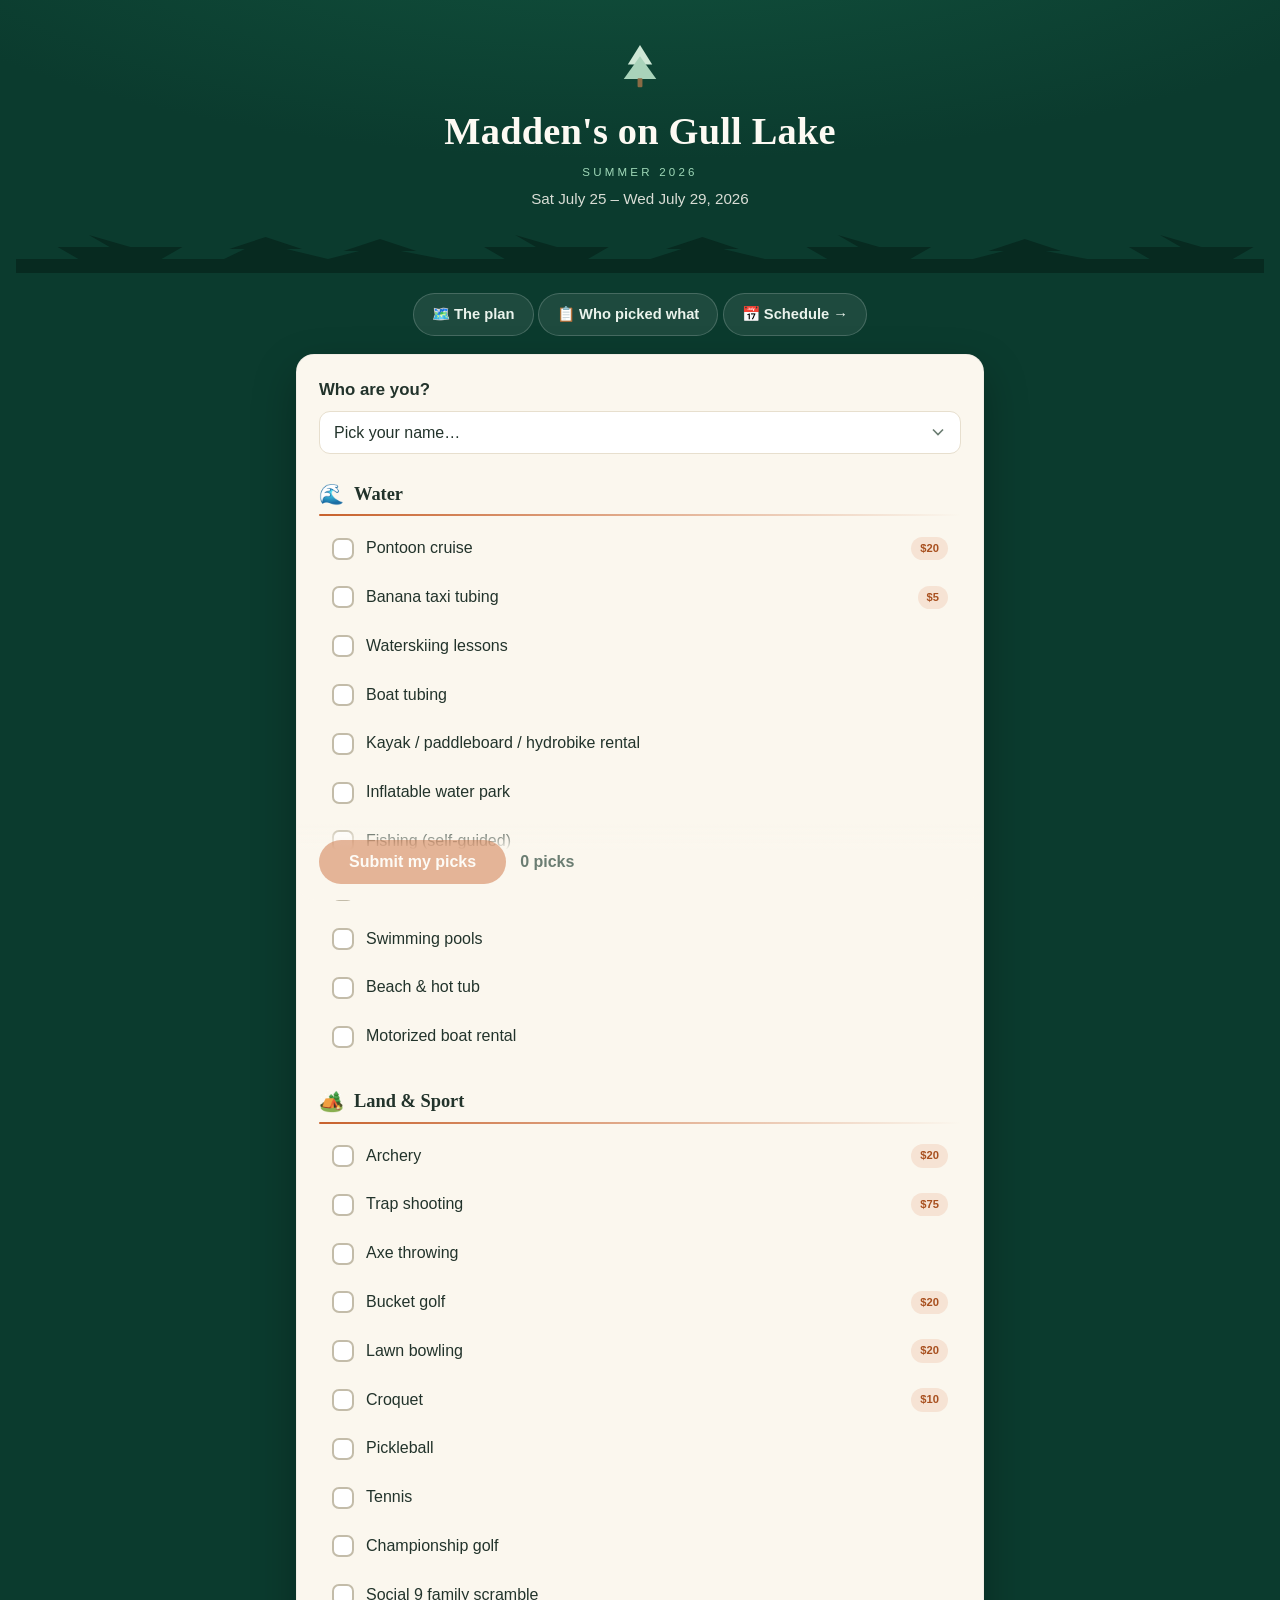
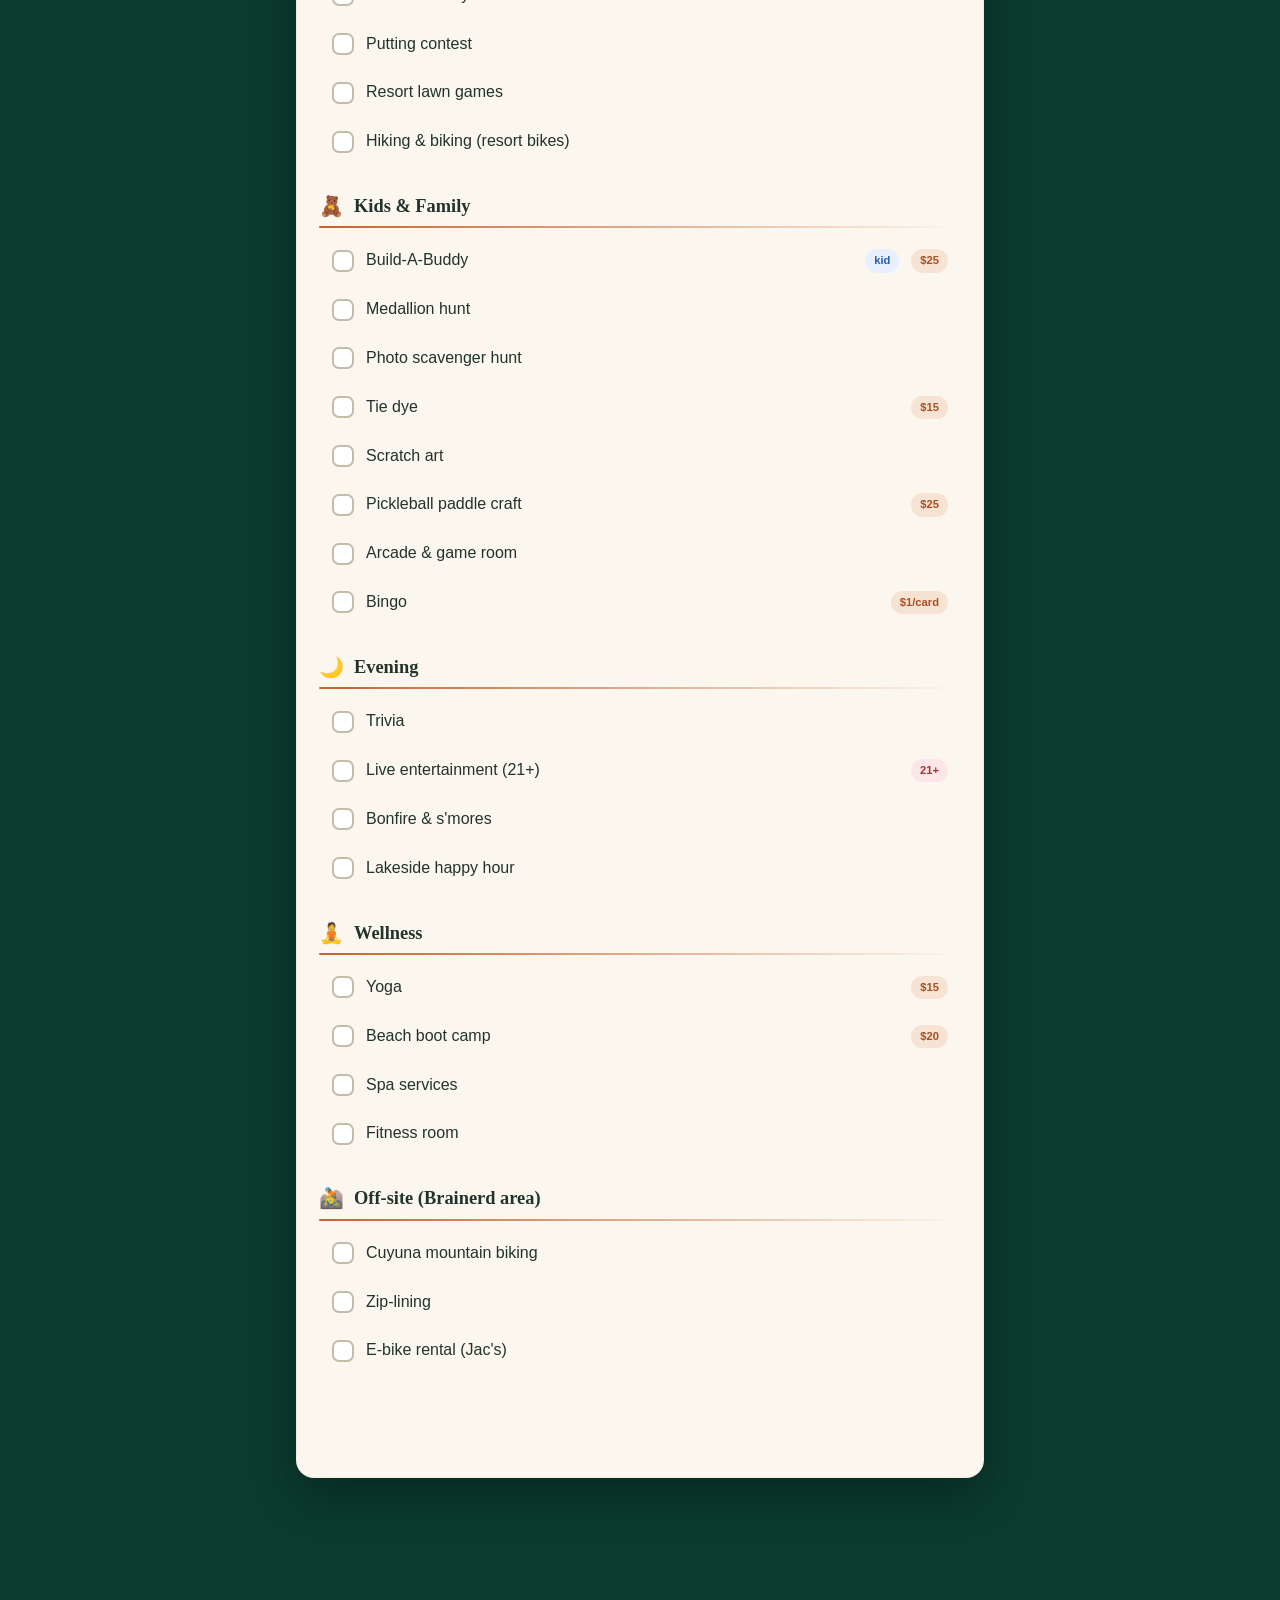
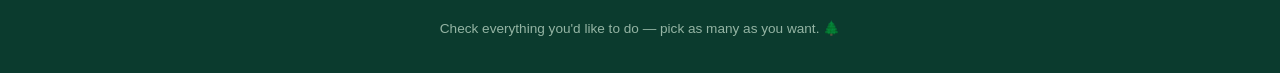
<file: index.html>
<!doctype html>
<html lang="en">
<head>
  <meta charset="utf-8" />
  <meta name="viewport" content="width=device-width, initial-scale=1" />
  <title>Madden's 2026 — What do you want to do?</title>
  <link rel="stylesheet" href="styles.css" />
</head>
<body>
  <header>
    <svg class="emblem" viewBox="0 0 64 64" width="52" height="52" aria-hidden="true">
      <polygon points="32,6 47,30 17,30" fill="#cfe8d6" />
      <polygon points="32,20 52,48 12,48" fill="#a9d3ba" />
      <rect x="29" y="47" width="6" height="11" rx="1" fill="#8a6a44" />
    </svg>
    <h1>Madden's on Gull Lake</h1>
    <p class="year">Summer 2026</p>
    <p id="subtitle">Sat July 25 – Wed July 29, 2026</p>
    <svg class="treeline" viewBox="0 0 1200 44" preserveAspectRatio="none" aria-hidden="true">
      <path fill="#072a20" d="M0 44 L0 30
        L60 30 40 18 90 18 70 6 110 18 160 18 140 30 200 30
        220 20 205 20 240 8 275 20 260 20 300 30
        330 22 315 22 350 10 385 22 370 22 410 30
        470 30 450 18 500 18 480 6 520 18 570 18 550 30 610 30
        640 20 625 20 660 8 695 20 680 20 720 30
        780 30 760 18 810 18 790 6 830 18 880 18 860 30 920 30
        950 22 935 22 970 10 1005 22 990 22 1030 30
        1090 30 1070 18 1120 18 1100 6 1140 18 1190 18 1170 30 1200 30
        L1200 44 Z" />
    </svg>
  </header>
  <main>
    <nav class="pagenav">
      <a href="plan.html">🗺️ The plan</a>
      <a href="picks.html">📋 Who picked what</a>
      <a href="schedule.html">📅 Schedule →</a>
    </nav>
    <div class="card">
      <div class="field">
        <label for="name-select">Who are you?</label>
        <select id="name-select" required>
          <option value="" disabled selected>Pick your name…</option>
        </select>
      </div>
      <div id="categories"></div>
      <div class="actions">
        <button id="submit-btn" type="button" disabled>Submit my picks</button>
        <span id="count">0 picks</span>
        <span id="status"></span>
      </div>
    </div>
  </main>
  <footer>Check everything you'd like to do — pick as many as you want. 🌲</footer>
  <script src="config.js"></script>
  <script src="form.js"></script>
</body>
</html>
</file>
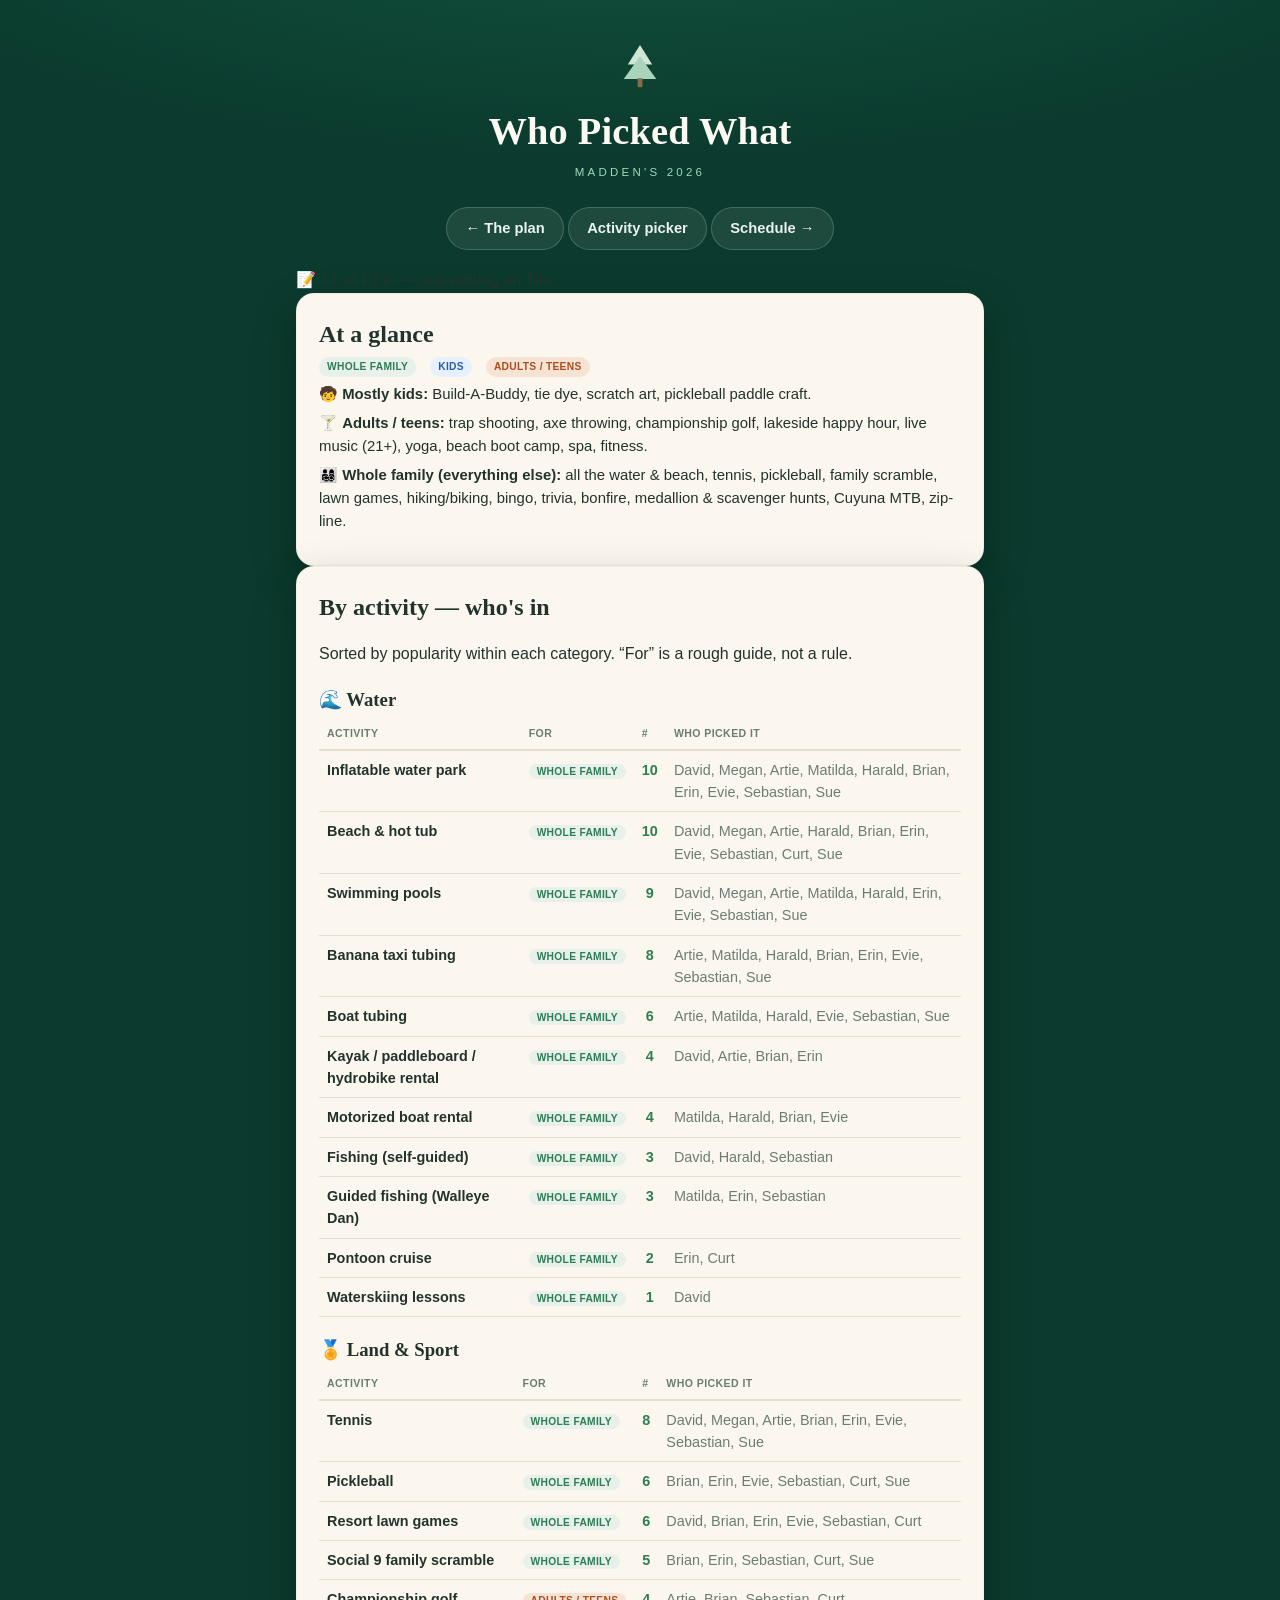
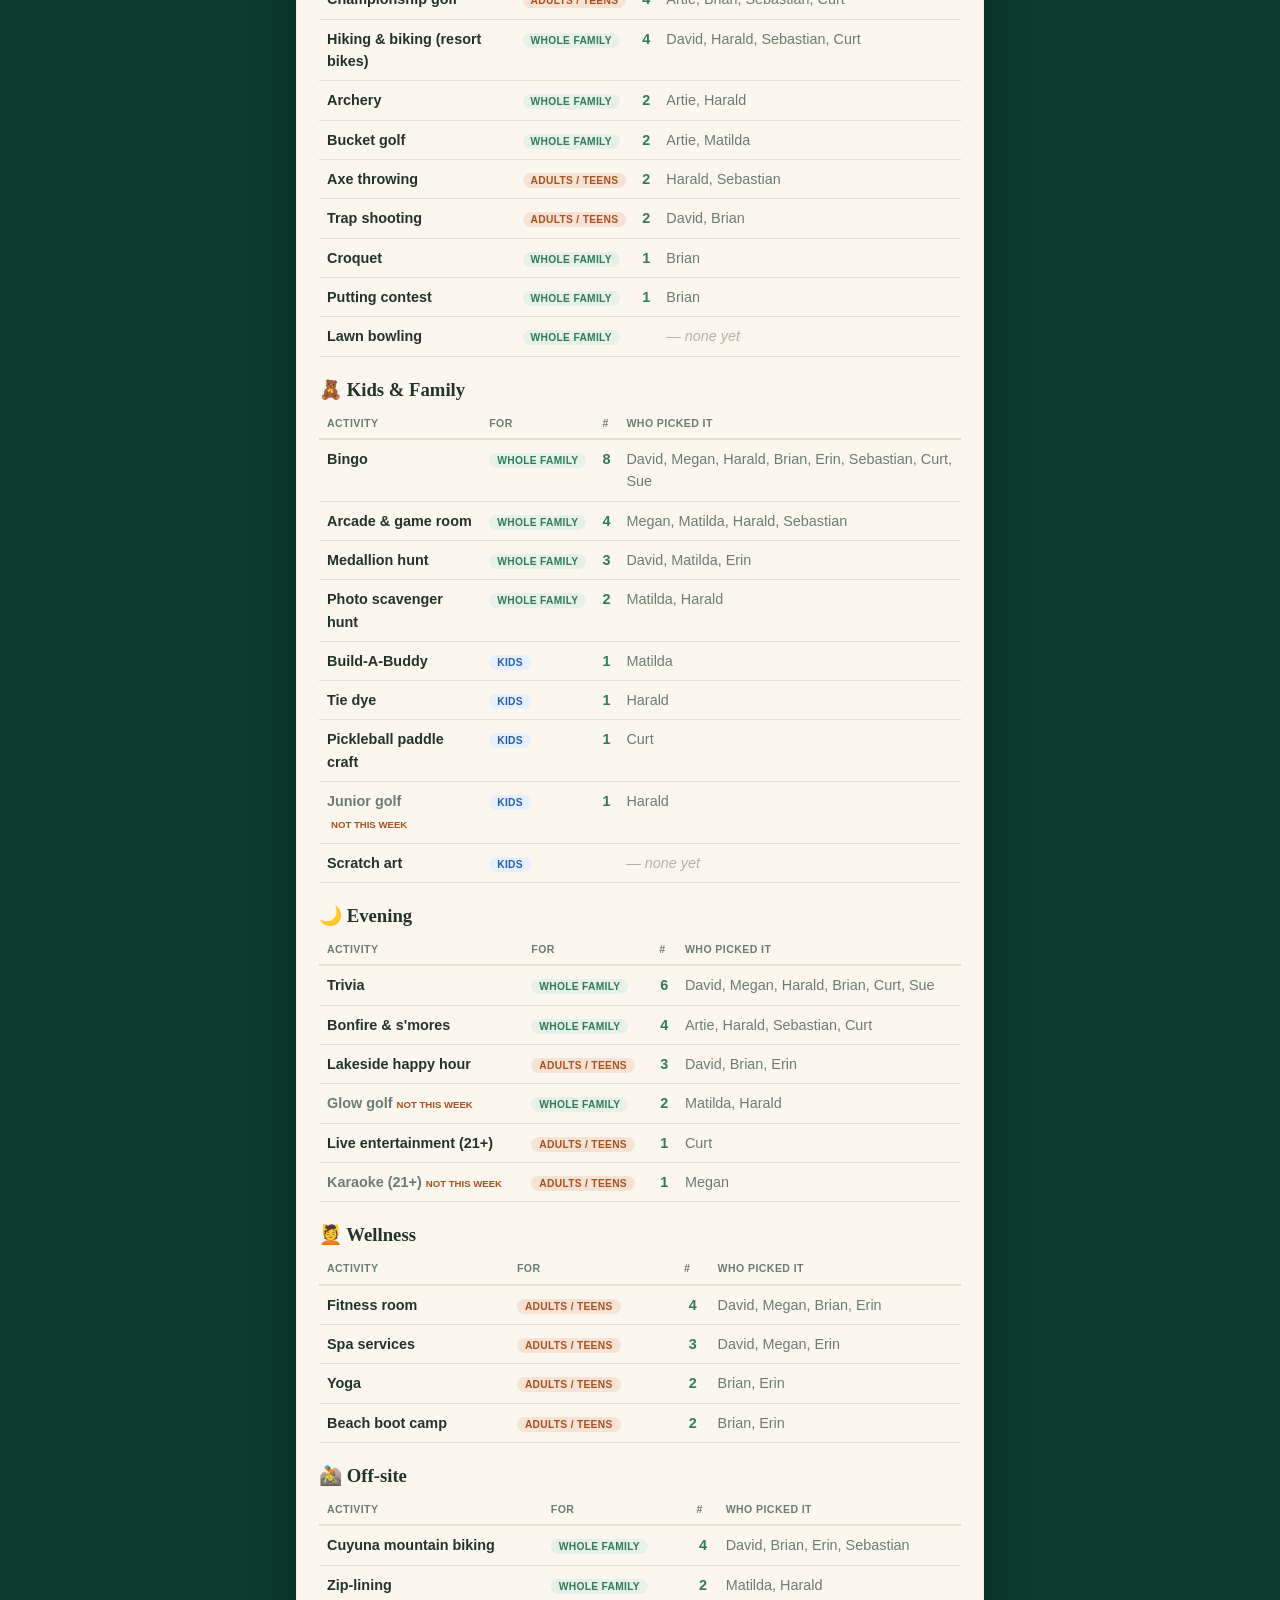
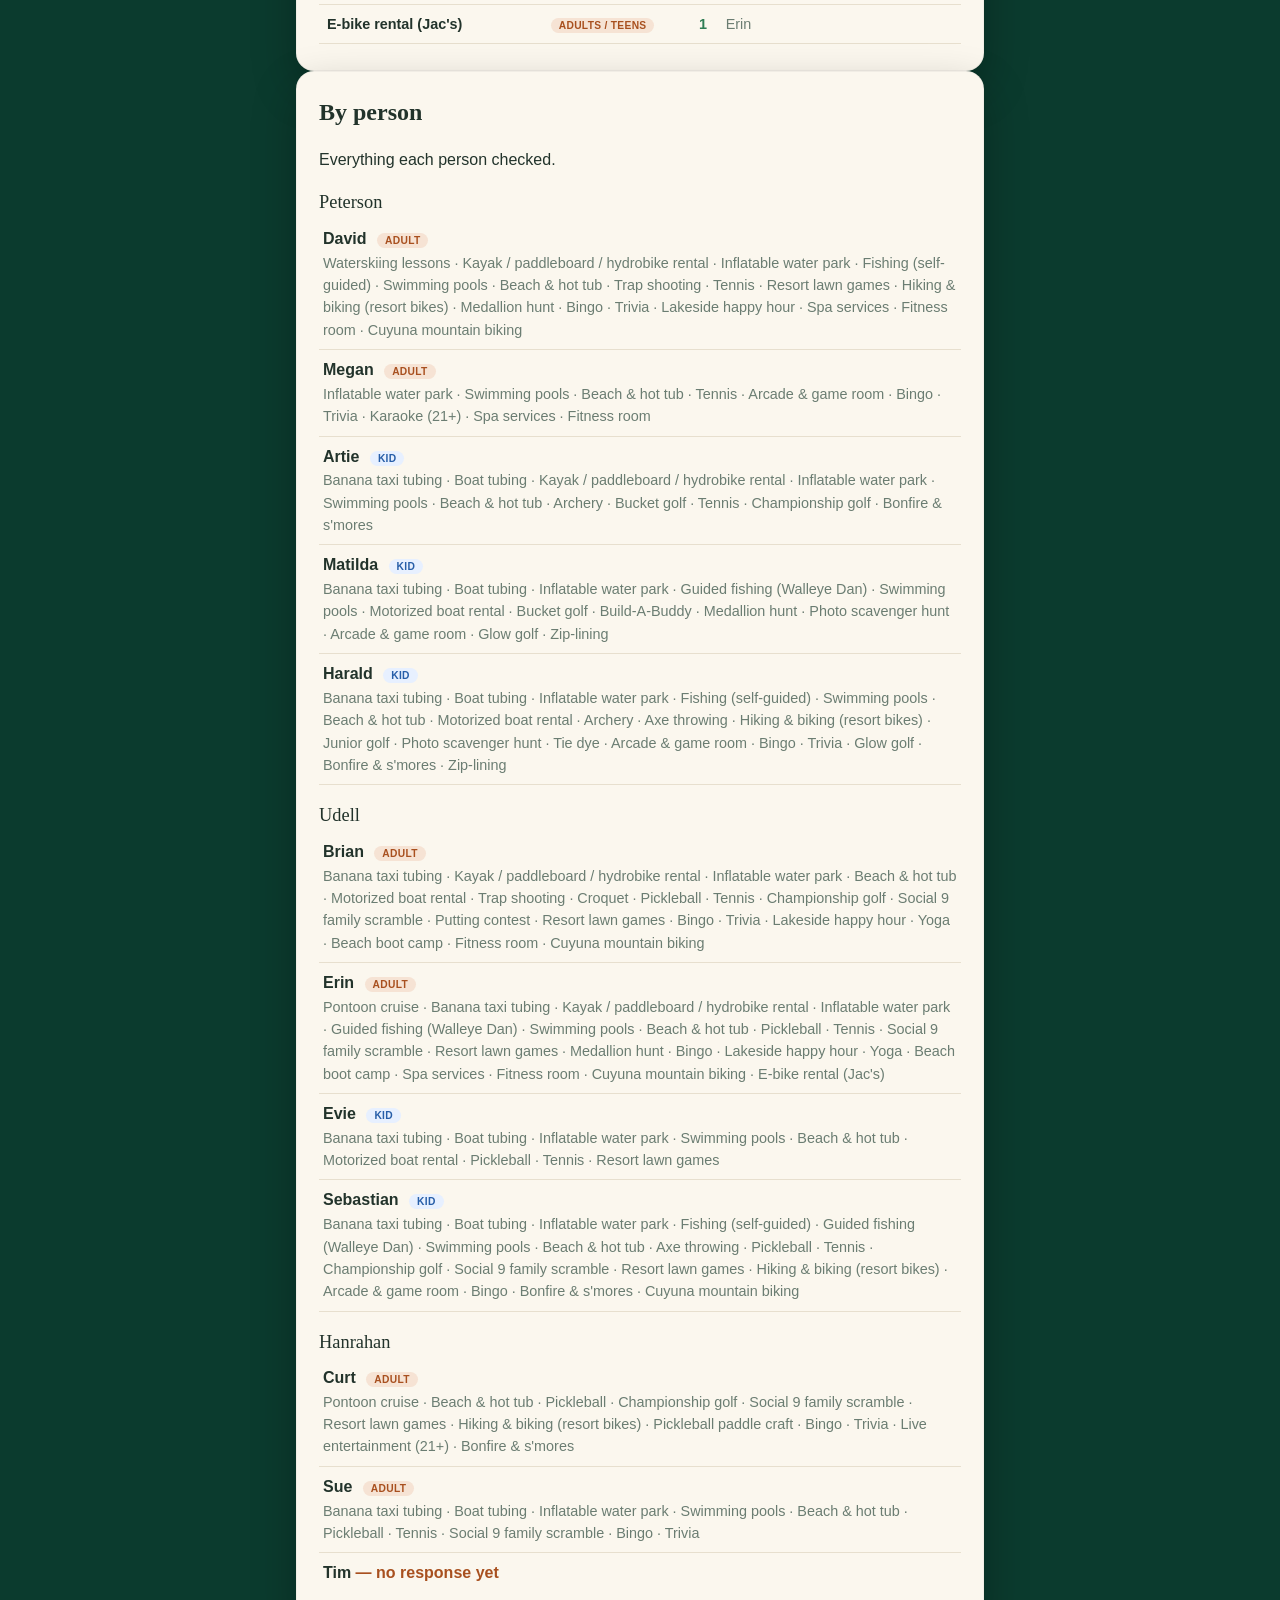
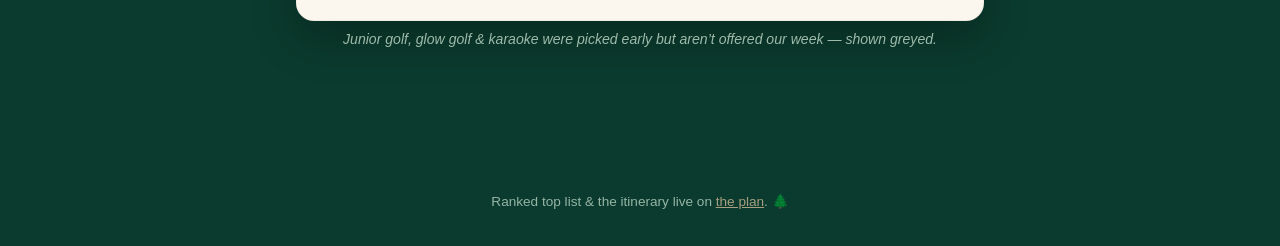
<file: picks.html>
<!doctype html>
<html lang="en">
<head>
  <meta charset="utf-8" />
  <meta name="viewport" content="width=device-width, initial-scale=1" />
  <title>Madden's 2026 — Who Picked What</title>
  <link rel="stylesheet" href="styles.css" />
  <style>
    .chip { font-size: .64rem; font-weight: 800; padding: 2px 8px; border-radius: 999px; white-space: nowrap; text-transform: uppercase; letter-spacing: .03em; }
    .chip.fam { background: #e7f0e9; color: #2f7d54; }
    .chip.kid { background: #e7f0ff; color: #275ea8; }
    .chip.adult { background: #f6e3d4; color: #a8501f; }
    .legend { display: flex; gap: 14px; flex-wrap: wrap; margin: 4px 0 2px; font-size: .9rem; align-items: center; }
    .glance div { margin: 6px 0; font-size: .93rem; }
    .glance b { color: var(--ink); }
    .tablewrap { overflow-x: auto; }
    table.picks { width: 100%; border-collapse: collapse; font-size: .9rem; }
    table.picks th { text-align: left; font-size: .66rem; text-transform: uppercase; letter-spacing: .04em; color: var(--muted); border-bottom: 2px solid var(--line); padding: 7px 8px; }
    table.picks td { padding: 8px; border-bottom: 1px solid var(--line); vertical-align: top; }
    td.act { font-weight: 600; }
    td.cnt { text-align: center; font-weight: 800; color: var(--green-600); font-variant-numeric: tabular-nums; }
    td.who { color: var(--muted); }
    tr.off td.act { color: var(--muted); }
    .offtag { display: inline-block; font-size: .6rem; color: #a8501f; font-weight: 800; text-transform: uppercase; margin-left: 4px; }
    .zero { color: #b9b0a0; font-style: italic; }
    .famhead { font-family: Georgia, serif; font-size: 1.15rem; margin: 16px 0 2px; }
    .person { padding: 8px 4px; border-bottom: 1px solid var(--line); }
    .person:last-child { border-bottom: 0; }
    .pname { font-weight: 700; }
    .ppicks { color: var(--muted); font-size: .9rem; }
    .miss { color: #a8501f; font-weight: 600; }
    h2.sec { font-family: Georgia, serif; margin: 0 0 4px; }
  </style>
</head>
<body>
  <header>
    <svg class="emblem" viewBox="0 0 64 64" width="52" height="52" aria-hidden="true">
      <polygon points="32,6 47,30 17,30" fill="#cfe8d6" />
      <polygon points="32,20 52,48 12,48" fill="#a9d3ba" />
      <rect x="29" y="47" width="6" height="11" rx="1" fill="#8a6a44" />
    </svg>
    <h1>Who Picked What</h1>
    <p class="year">Madden's 2026</p>
  </header>
  <main>
    <nav class="pagenav">
      <a href="plan.html">← The plan</a>
      <a href="index.html">Activity picker</a>
      <a href="schedule.html">Schedule →</a>
    </nav>

    <div class="pending">📝 11 of 12 in — just waiting on Tim.</div>

    <div class="card">
      <h2 class="sec">At a glance</h2>
      <div class="legend">
        <span class="chip fam">Whole family</span>
        <span class="chip kid">Kids</span>
        <span class="chip adult">Adults / teens</span>
      </div>
      <div class="glance">
        <div>🧒 <b>Mostly kids:</b> Build-A-Buddy, tie dye, scratch art, pickleball paddle craft.</div>
        <div>🍸 <b>Adults / teens:</b> trap shooting, axe throwing, championship golf, lakeside happy hour, live music (21+), yoga, beach boot camp, spa, fitness.</div>
        <div>👨‍👩‍👧‍👦 <b>Whole family (everything else):</b> all the water &amp; beach, tennis, pickleball, family scramble, lawn games, hiking/biking, bingo, trivia, bonfire, medallion &amp; scavenger hunts, Cuyuna MTB, zip-line.</div>
      </div>
    </div>

    <div class="card">
      <h2 class="sec">By activity — who's in</h2>
      <p class="cap">Sorted by popularity within each category. “For” is a rough guide, not a rule.</p>
      <div id="byact"></div>
    </div>

    <div class="card">
      <h2 class="sec">By person</h2>
      <p class="cap">Everything each person checked.</p>
      <div id="byperson"></div>
    </div>

    <p class="day-note" style="text-align:center;color:#cfe8d6;opacity:.75;">
      Junior golf, glow golf &amp; karaoke were picked early but aren’t offered our week — shown greyed.
    </p>
  </main>
  <footer>Ranked top list &amp; the itinerary live on <a href="plan.html">the plan</a>. 🌲</footer>

  <script>
    // ---- raw responses (single source; tallies derive from these) ----
    const R = [
      { name: 'David', fam: 'Peterson', kid: false, water: ['Waterskiing lessons','Kayak / paddleboard / hydrobike rental','Inflatable water park','Fishing (self-guided)','Swimming pools','Beach & hot tub'], land: ['Trap shooting','Tennis','Resort lawn games','Hiking & biking (resort bikes)'], kids: ['Medallion hunt','Bingo'], evening: ['Trivia','Lakeside happy hour'], wellness: ['Spa services','Fitness room'], offsite: ['Cuyuna mountain biking'] },
      { name: 'Megan', fam: 'Peterson', kid: false, water: ['Inflatable water park','Swimming pools','Beach & hot tub'], land: ['Tennis'], kids: ['Arcade & game room','Bingo'], evening: ['Trivia','Karaoke (21+)'], wellness: ['Spa services','Fitness room'], offsite: [] },
      { name: 'Artie', fam: 'Peterson', kid: true, water: ['Banana taxi tubing','Boat tubing','Kayak / paddleboard / hydrobike rental','Inflatable water park','Swimming pools','Beach & hot tub'], land: ['Archery','Bucket golf','Tennis','Championship golf'], kids: [], evening: ["Bonfire & s'mores"], wellness: [], offsite: [] },
      { name: 'Matilda', fam: 'Peterson', kid: true, water: ['Banana taxi tubing','Boat tubing','Inflatable water park','Guided fishing (Walleye Dan)','Swimming pools','Motorized boat rental'], land: ['Bucket golf'], kids: ['Build-A-Buddy','Medallion hunt','Photo scavenger hunt','Arcade & game room'], evening: ['Glow golf'], wellness: [], offsite: ['Zip-lining'] },
      { name: 'Harald', fam: 'Peterson', kid: true, water: ['Banana taxi tubing','Boat tubing','Inflatable water park','Fishing (self-guided)','Swimming pools','Beach & hot tub','Motorized boat rental'], land: ['Archery','Axe throwing','Hiking & biking (resort bikes)'], kids: ['Junior golf','Photo scavenger hunt','Tie dye','Arcade & game room','Bingo'], evening: ['Trivia','Glow golf',"Bonfire & s'mores"], wellness: [], offsite: ['Zip-lining'] },
      { name: 'Brian', fam: 'Udell', kid: false, water: ['Banana taxi tubing','Kayak / paddleboard / hydrobike rental','Inflatable water park','Beach & hot tub','Motorized boat rental'], land: ['Trap shooting','Croquet','Pickleball','Tennis','Championship golf','Social 9 family scramble','Putting contest','Resort lawn games'], kids: ['Bingo'], evening: ['Trivia','Lakeside happy hour'], wellness: ['Yoga','Beach boot camp','Fitness room'], offsite: ['Cuyuna mountain biking'] },
      { name: 'Erin', fam: 'Udell', kid: false, water: ['Pontoon cruise','Banana taxi tubing','Kayak / paddleboard / hydrobike rental','Inflatable water park','Guided fishing (Walleye Dan)','Swimming pools','Beach & hot tub'], land: ['Pickleball','Tennis','Social 9 family scramble','Resort lawn games'], kids: ['Medallion hunt','Bingo'], evening: ['Lakeside happy hour'], wellness: ['Yoga','Beach boot camp','Spa services','Fitness room'], offsite: ['Cuyuna mountain biking',"E-bike rental (Jac's)"] },
      { name: 'Evie', fam: 'Udell', kid: true, water: ['Banana taxi tubing','Boat tubing','Inflatable water park','Swimming pools','Beach & hot tub','Motorized boat rental'], land: ['Pickleball','Tennis','Resort lawn games'], kids: [], evening: [], wellness: [], offsite: [] },
      { name: 'Sebastian', fam: 'Udell', kid: true, water: ['Banana taxi tubing','Boat tubing','Inflatable water park','Fishing (self-guided)','Guided fishing (Walleye Dan)','Swimming pools','Beach & hot tub'], land: ['Axe throwing','Pickleball','Tennis','Championship golf','Social 9 family scramble','Resort lawn games','Hiking & biking (resort bikes)'], kids: ['Arcade & game room','Bingo'], evening: ["Bonfire & s'mores"], wellness: [], offsite: ['Cuyuna mountain biking'] },
      { name: 'Curt', fam: 'Hanrahan', kid: false, water: ['Pontoon cruise','Beach & hot tub'], land: ['Pickleball','Championship golf','Social 9 family scramble','Resort lawn games','Hiking & biking (resort bikes)'], kids: ['Pickleball paddle craft','Bingo'], evening: ['Trivia','Live entertainment (21+)',"Bonfire & s'mores"], wellness: [], offsite: [] },
      { name: 'Sue', fam: 'Hanrahan', kid: false, water: ['Banana taxi tubing','Boat tubing','Inflatable water park','Swimming pools','Beach & hot tub'], land: ['Pickleball','Tennis','Social 9 family scramble'], kids: ['Bingo'], evening: ['Trivia'], wellness: [], offsite: [] },
    ];

    // ---- master activity list with audience + display order ----
    const CATS = [
      { id: 'water', label: '🌊 Water', items: [
        ['Pontoon cruise','fam'],['Banana taxi tubing','fam'],['Boat tubing','fam'],['Waterskiing lessons','fam'],
        ['Kayak / paddleboard / hydrobike rental','fam'],['Inflatable water park','fam'],['Fishing (self-guided)','fam'],
        ['Guided fishing (Walleye Dan)','fam'],['Swimming pools','fam'],['Beach & hot tub','fam'],['Motorized boat rental','fam'] ] },
      { id: 'land', label: '🏅 Land & Sport', items: [
        ['Tennis','fam'],['Pickleball','fam'],['Social 9 family scramble','fam'],['Resort lawn games','fam'],
        ['Championship golf','adult'],['Hiking & biking (resort bikes)','fam'],['Archery','fam'],['Bucket golf','fam'],
        ['Axe throwing','adult'],['Trap shooting','adult'],['Croquet','fam'],['Putting contest','fam'],['Lawn bowling','fam'] ] },
      { id: 'kids', label: '🧸 Kids & Family', items: [
        ['Bingo','fam'],['Arcade & game room','fam'],['Medallion hunt','fam'],['Photo scavenger hunt','fam'],
        ['Build-A-Buddy','kid'],['Tie dye','kid'],['Pickleball paddle craft','kid'],['Scratch art','kid'],['Junior golf','kid',true] ] },
      { id: 'evening', label: '🌙 Evening', items: [
        ['Trivia','fam'],["Bonfire & s'mores",'fam'],['Lakeside happy hour','adult'],['Live entertainment (21+)','adult'],
        ['Karaoke (21+)','adult',true],['Glow golf','fam',true] ] },
      { id: 'wellness', label: '💆 Wellness', items: [
        ['Fitness room','adult'],['Spa services','adult'],['Yoga','adult'],['Beach boot camp','adult'] ] },
      { id: 'offsite', label: '🚵 Off-site', items: [
        ['Cuyuna mountain biking','fam'],['Zip-lining','fam'],["E-bike rental (Jac's)",'adult'] ] },
    ];
    const AUD = { fam: 'Whole family', kid: 'Kids', adult: 'Adults / teens' };

    document.getElementById('byact').innerHTML = CATS.map(cat => {
      const rows = cat.items.map(([name, aud, off]) => {
        const who = R.filter(r => r[cat.id].includes(name)).map(r => r.name);
        return { name, aud, off: !!off, n: who.length, who };
      }).sort((a, b) => b.n - a.n || cat.items.findIndex(i => i[0] === a.name) - cat.items.findIndex(i => i[0] === b.name));
      const body = rows.map(x => `
        <tr class="${x.off ? 'off' : ''}">
          <td class="act">${x.name}${x.off ? '<span class="offtag">not this week</span>' : ''}</td>
          <td><span class="chip ${x.aud}">${AUD[x.aud]}</span></td>
          <td class="cnt">${x.n || ''}</td>
          <td class="who">${x.who.length ? x.who.join(', ') : '<span class="zero">— none yet</span>'}</td>
        </tr>`).join('');
      return `<h3 style="font-family:Georgia,serif;margin:18px 0 4px;">${cat.label}</h3>
        <div class="tablewrap"><table class="picks">
          <thead><tr><th>Activity</th><th>For</th><th>#</th><th>Who picked it</th></tr></thead>
          <tbody>${body}</tbody></table></div>`;
    }).join('');

    const FAMS = ['Peterson', 'Udell', 'Hanrahan'];
    document.getElementById('byperson').innerHTML = FAMS.map(f => {
      const people = R.filter(r => r.fam === f).map(p => {
        const picks = [...p.water, ...p.land, ...p.kids, ...p.evening, ...p.wellness, ...p.offsite];
        return `<div class="person"><span class="pname">${p.name}</span>
          <span class="chip ${p.kid ? 'kid' : 'adult'}" style="margin-left:6px;">${p.kid ? 'kid' : 'adult'}</span>
          <div class="ppicks">${picks.join(' · ')}</div></div>`;
      }).join('');
      const missing = f === 'Hanrahan' ? '<div class="person"><span class="pname">Tim</span> <span class="miss">— no response yet</span></div>' : '';
      return `<div class="famhead">${f}</div>${people}${missing}`;
    }).join('');
  </script>
</body>
</html>
</file>
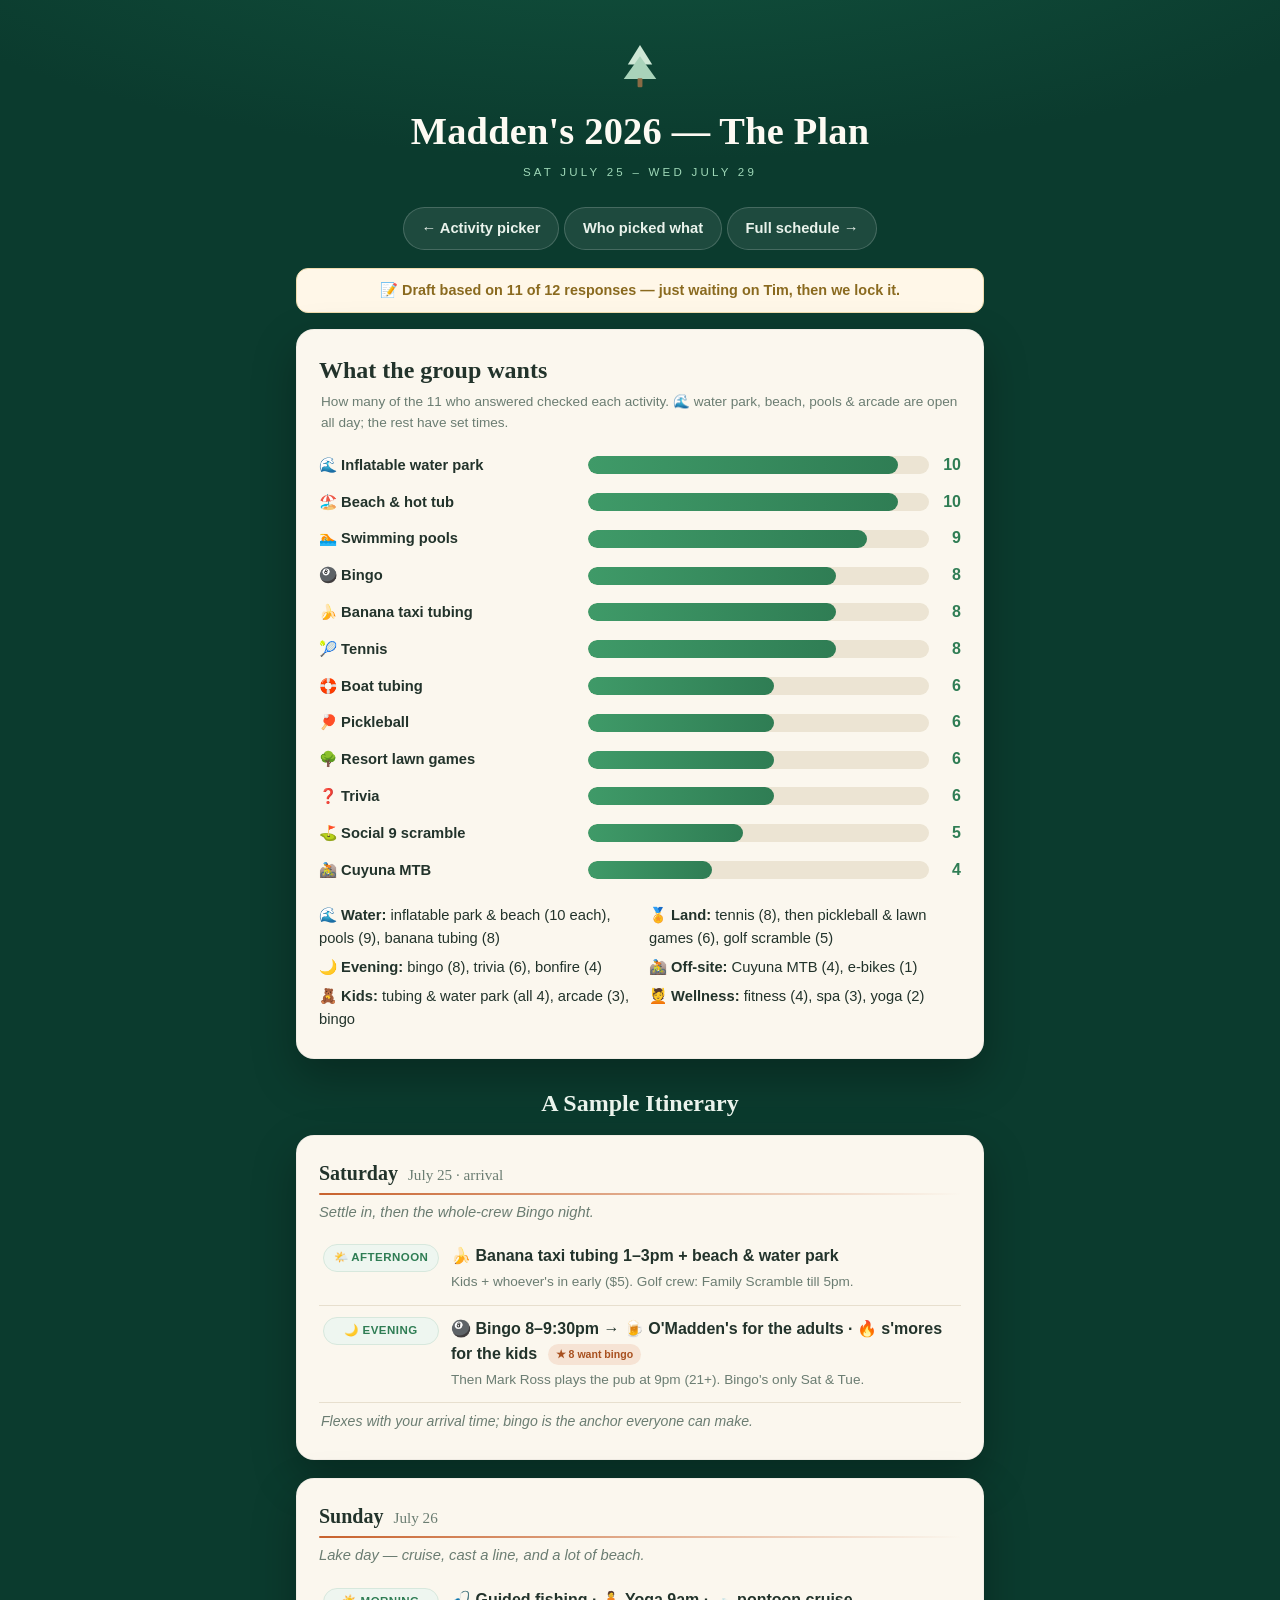
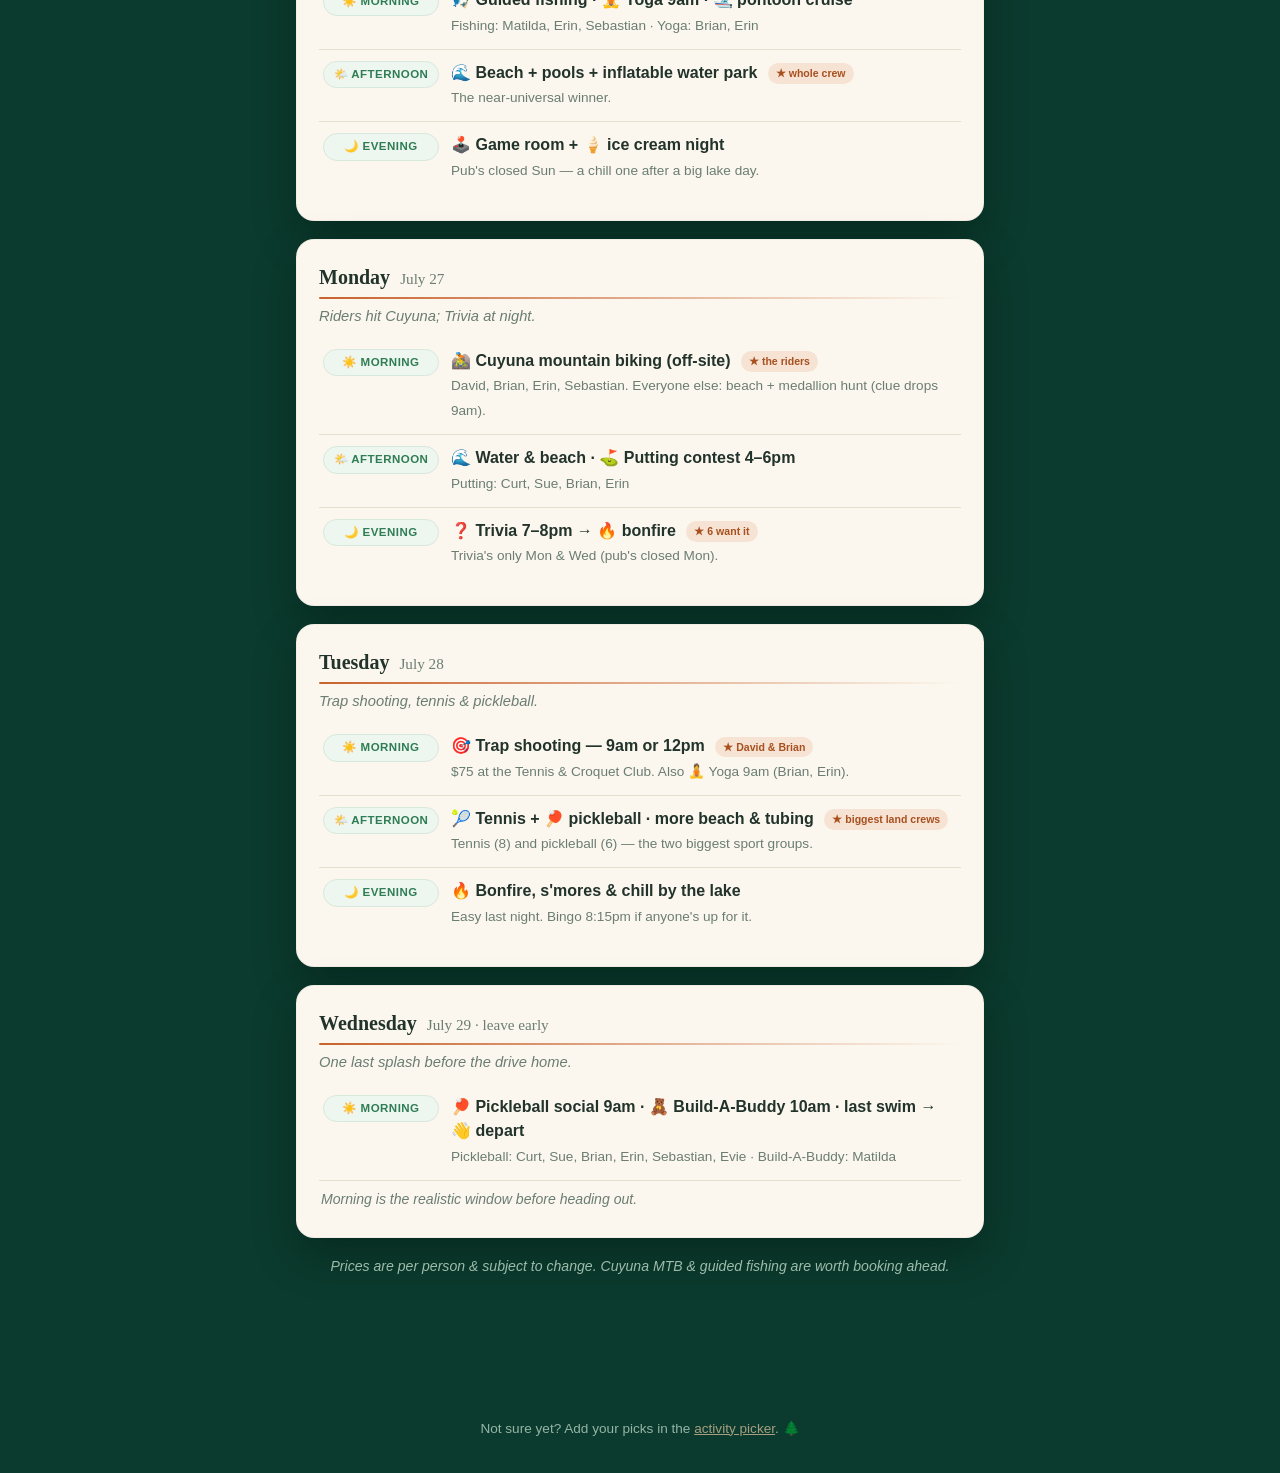
<file: plan.html>
<!doctype html>
<html lang="en">
<head>
  <meta charset="utf-8" />
  <meta name="viewport" content="width=device-width, initial-scale=1" />
  <title>Madden's 2026 — The Plan</title>
  <link rel="stylesheet" href="styles.css" />
  <style>
    .lede { text-align: center; color: var(--muted); margin: 0 0 6px; }
    .stat { text-align: center; margin: 2px 0 4px; }
    .stat b { font-size: 2rem; font-family: Georgia, serif; color: var(--green-600); }
    .cap { color: var(--muted); font-size: .85rem; margin: 2px 2px 14px; }
    /* interest bars — single sequential hue (magnitude), value labelled */
    .barrow { display: flex; align-items: center; gap: 12px; padding: 6px 0; }
    .barrow .blabel { flex: 0 0 40%; font-weight: 600; font-size: .92rem; }
    .bartrack { flex: 1; height: 18px; background: #ece4d3; border-radius: 9px; overflow: hidden; }
    .barfill { display: block; height: 100%; min-width: 8px; border-radius: 9px;
      background: linear-gradient(90deg, #3f9a68, #2f7d54); }
    .barval { flex: 0 0 2.2ch; text-align: right; font-weight: 700; color: var(--green-600); font-variant-numeric: tabular-nums; }
    .wins { display: grid; grid-template-columns: 1fr 1fr; gap: 6px 18px; margin: 4px 0 2px; }
    .wins div { font-size: .92rem; }
    .wins b { color: var(--ink); }
    /* itinerary blocks */
    .headline { color: var(--muted); font-style: italic; font-size: .92rem; margin: 0 0 10px; }
    .block { display: flex; gap: 12px; padding: 11px 4px; border-bottom: 1px solid var(--line); align-items: flex-start; }
    .block:last-child { border-bottom: 0; }
    .tod { flex: 0 0 auto; width: 116px; display: inline-flex; align-items: center; justify-content: center; gap: 5px;
      font-size: .72rem; font-weight: 700; text-transform: uppercase; letter-spacing: .04em; color: var(--green-600);
      background: #eef6f0; border: 1px solid #d7e8dd; border-radius: 999px; padding: 4px 8px; }
    .block .plan { flex: 1; }
    .block .plan .lead { font-weight: 600; }
    .block .plan .who { color: var(--muted); font-size: .85rem; }
    .star { display: inline-block; background: var(--accent-soft); color: #a8501f; font-size: .66rem; font-weight: 800;
      padding: 2px 8px; border-radius: 999px; margin-left: 6px; vertical-align: middle; white-space: nowrap; }
    @media (max-width: 520px) { .tod { width: auto; } .block { flex-direction: column; gap: 6px; } }
    .pending { background: #fff7e8; border: 1px solid #f0dcae; color: #8a6a1f; border-radius: 12px; padding: 10px 14px; font-size: .9rem; font-weight: 600; margin-bottom: 16px; text-align: center; }
  </style>
</head>
<body>
  <header>
    <svg class="emblem" viewBox="0 0 64 64" width="52" height="52" aria-hidden="true">
      <polygon points="32,6 47,30 17,30" fill="#cfe8d6" />
      <polygon points="32,20 52,48 12,48" fill="#a9d3ba" />
      <rect x="29" y="47" width="6" height="11" rx="1" fill="#8a6a44" />
    </svg>
    <h1>Madden's 2026 — The Plan</h1>
    <p class="year">Sat July 25 – Wed July 29</p>
  </header>
  <main>
    <nav class="pagenav">
      <a href="index.html">← Activity picker</a>
      <a href="picks.html">Who picked what</a>
      <a href="schedule.html">Full schedule →</a>
    </nav>

    <div class="pending">📝 Draft based on 11 of 12 responses — just waiting on Tim, then we lock it.</div>

    <div class="card">
      <h2 style="font-family:Georgia,serif;margin:0 0 2px;">What the group wants</h2>
      <p class="cap">How many of the 11 who answered checked each activity. 🌊 water park, beach, pools &amp; arcade are open all day; the rest have set times.</p>
      <div id="bars"></div>
      <div class="wins" style="margin-top:16px;">
        <div>🌊 <b>Water:</b> inflatable park &amp; beach (10 each), pools (9), banana tubing (8)</div>
        <div>🏅 <b>Land:</b> tennis (8), then pickleball &amp; lawn games (6), golf scramble (5)</div>
        <div>🌙 <b>Evening:</b> bingo (8), trivia (6), bonfire (4)</div>
        <div>🚵 <b>Off-site:</b> Cuyuna MTB (4), e-bikes (1)</div>
        <div>🧸 <b>Kids:</b> tubing &amp; water park (all 4), arcade (3), bingo</div>
        <div>💆 <b>Wellness:</b> fitness (4), spa (3), yoga (2)</div>
      </div>
    </div>

    <h2 style="color:#eaf3ec;font-family:Georgia,serif;text-align:center;margin:26px 0 12px;">A Sample Itinerary</h2>
    <div id="itin"></div>

    <p class="day-note" style="text-align:center;color:#cfe8d6;opacity:.75;">
      Prices are per person &amp; subject to change. Cuyuna MTB &amp; guided fishing are worth booking ahead.
    </p>
  </main>
  <footer>Not sure yet? Add your picks in the <a href="index.html">activity picker</a>. 🌲</footer>

  <script>
    const TOTAL = 11;
    const BARS = [
      ['🌊 Inflatable water park', 10], ['🏖️ Beach & hot tub', 10],
      ['🏊 Swimming pools', 9], ['🎱 Bingo', 8],
      ['🍌 Banana taxi tubing', 8], ['🎾 Tennis', 8],
      ['🛟 Boat tubing', 6], ['🏓 Pickleball', 6],
      ['🌳 Resort lawn games', 6], ['❓ Trivia', 6],
      ['⛳ Social 9 scramble', 5], ['🚵 Cuyuna MTB', 4],
    ];
    document.getElementById('bars').innerHTML = BARS.map(([label, n]) => `
      <div class="barrow">
        <span class="blabel">${label}</span>
        <span class="bartrack"><span class="barfill" style="width:${(n / TOTAL * 100).toFixed(1)}%"></span></span>
        <span class="barval">${n}</span>
      </div>`).join('');

    const DAYS = [
      { day: 'Saturday', date: 'July 25 · arrival', headline: 'Settle in, then the whole-crew Bingo night.', blocks: [
        { tod: '🌤️ Afternoon', lead: '🍌 Banana taxi tubing 1–3pm + beach & water park', who: 'Kids + whoever\'s in early ($5). Golf crew: Family Scramble till 5pm.' },
        { tod: '🌙 Evening', lead: '🎱 Bingo 8–9:30pm → 🍺 O\'Madden\'s for the adults · 🔥 s\'mores for the kids', star: '8 want bingo', who: 'Then Mark Ross plays the pub at 9pm (21+). Bingo\'s only Sat & Tue.' },
      ], note: 'Flexes with your arrival time; bingo is the anchor everyone can make.' },
      { day: 'Sunday', date: 'July 26', headline: 'Lake day — cruise, cast a line, and a lot of beach.', blocks: [
        { tod: '☀️ Morning', lead: '🎣 Guided fishing · 🧘 Yoga 9am · 🛥️ pontoon cruise', who: 'Fishing: Matilda, Erin, Sebastian · Yoga: Brian, Erin' },
        { tod: '🌤️ Afternoon', lead: '🌊 Beach + pools + inflatable water park', star: 'whole crew', who: 'The near-universal winner.' },
        { tod: '🌙 Evening', lead: '🕹️ Game room + 🍦 ice cream night', who: 'Pub\'s closed Sun — a chill one after a big lake day.' },
      ]},
      { day: 'Monday', date: 'July 27', headline: 'Riders hit Cuyuna; Trivia at night.', blocks: [
        { tod: '☀️ Morning', lead: '🚵 Cuyuna mountain biking (off-site)', star: 'the riders', who: 'David, Brian, Erin, Sebastian. Everyone else: beach + medallion hunt (clue drops 9am).' },
        { tod: '🌤️ Afternoon', lead: '🌊 Water & beach · ⛳ Putting contest 4–6pm', who: 'Putting: Curt, Sue, Brian, Erin' },
        { tod: '🌙 Evening', lead: '❓ Trivia 7–8pm → 🔥 bonfire', star: '6 want it', who: 'Trivia\'s only Mon & Wed (pub\'s closed Mon).' },
      ]},
      { day: 'Tuesday', date: 'July 28', headline: 'Trap shooting, tennis & pickleball.', blocks: [
        { tod: '☀️ Morning', lead: '🎯 Trap shooting — 9am or 12pm', star: 'David & Brian', who: '$75 at the Tennis & Croquet Club. Also 🧘 Yoga 9am (Brian, Erin).' },
        { tod: '🌤️ Afternoon', lead: '🎾 Tennis + 🏓 pickleball · more beach & tubing', star: 'biggest land crews', who: 'Tennis (8) and pickleball (6) — the two biggest sport groups.' },
        { tod: '🌙 Evening', lead: '🔥 Bonfire, s\'mores & chill by the lake', who: 'Easy last night. Bingo 8:15pm if anyone\'s up for it.' },
      ]},
      { day: 'Wednesday', date: 'July 29 · leave early', headline: 'One last splash before the drive home.', blocks: [
        { tod: '☀️ Morning', lead: '🏓 Pickleball social 9am · 🧸 Build-A-Buddy 10am · last swim → 👋 depart', who: 'Pickleball: Curt, Sue, Brian, Erin, Sebastian, Evie · Build-A-Buddy: Matilda' },
      ], note: 'Morning is the realistic window before heading out.' },
    ];
    document.getElementById('itin').innerHTML = DAYS.map(d => `
      <div class="card day-card">
        <h2>${d.day} <span class="date">${d.date}</span></h2>
        <div class="rule"></div>
        ${d.headline ? `<p class="headline">${d.headline}</p>` : ''}
        ${d.blocks.map(b => `<div class="block">
          <span class="tod">${b.tod}</span>
          <span class="plan"><span class="lead">${b.lead}${b.star ? ` <span class="star">★ ${b.star}</span>` : ''}</span><br><span class="who">${b.who}</span></span>
        </div>`).join('')}
        ${d.note ? `<p class="day-note">${d.note}</p>` : ''}
      </div>`).join('');
  </script>
</body>
</html>
</file>
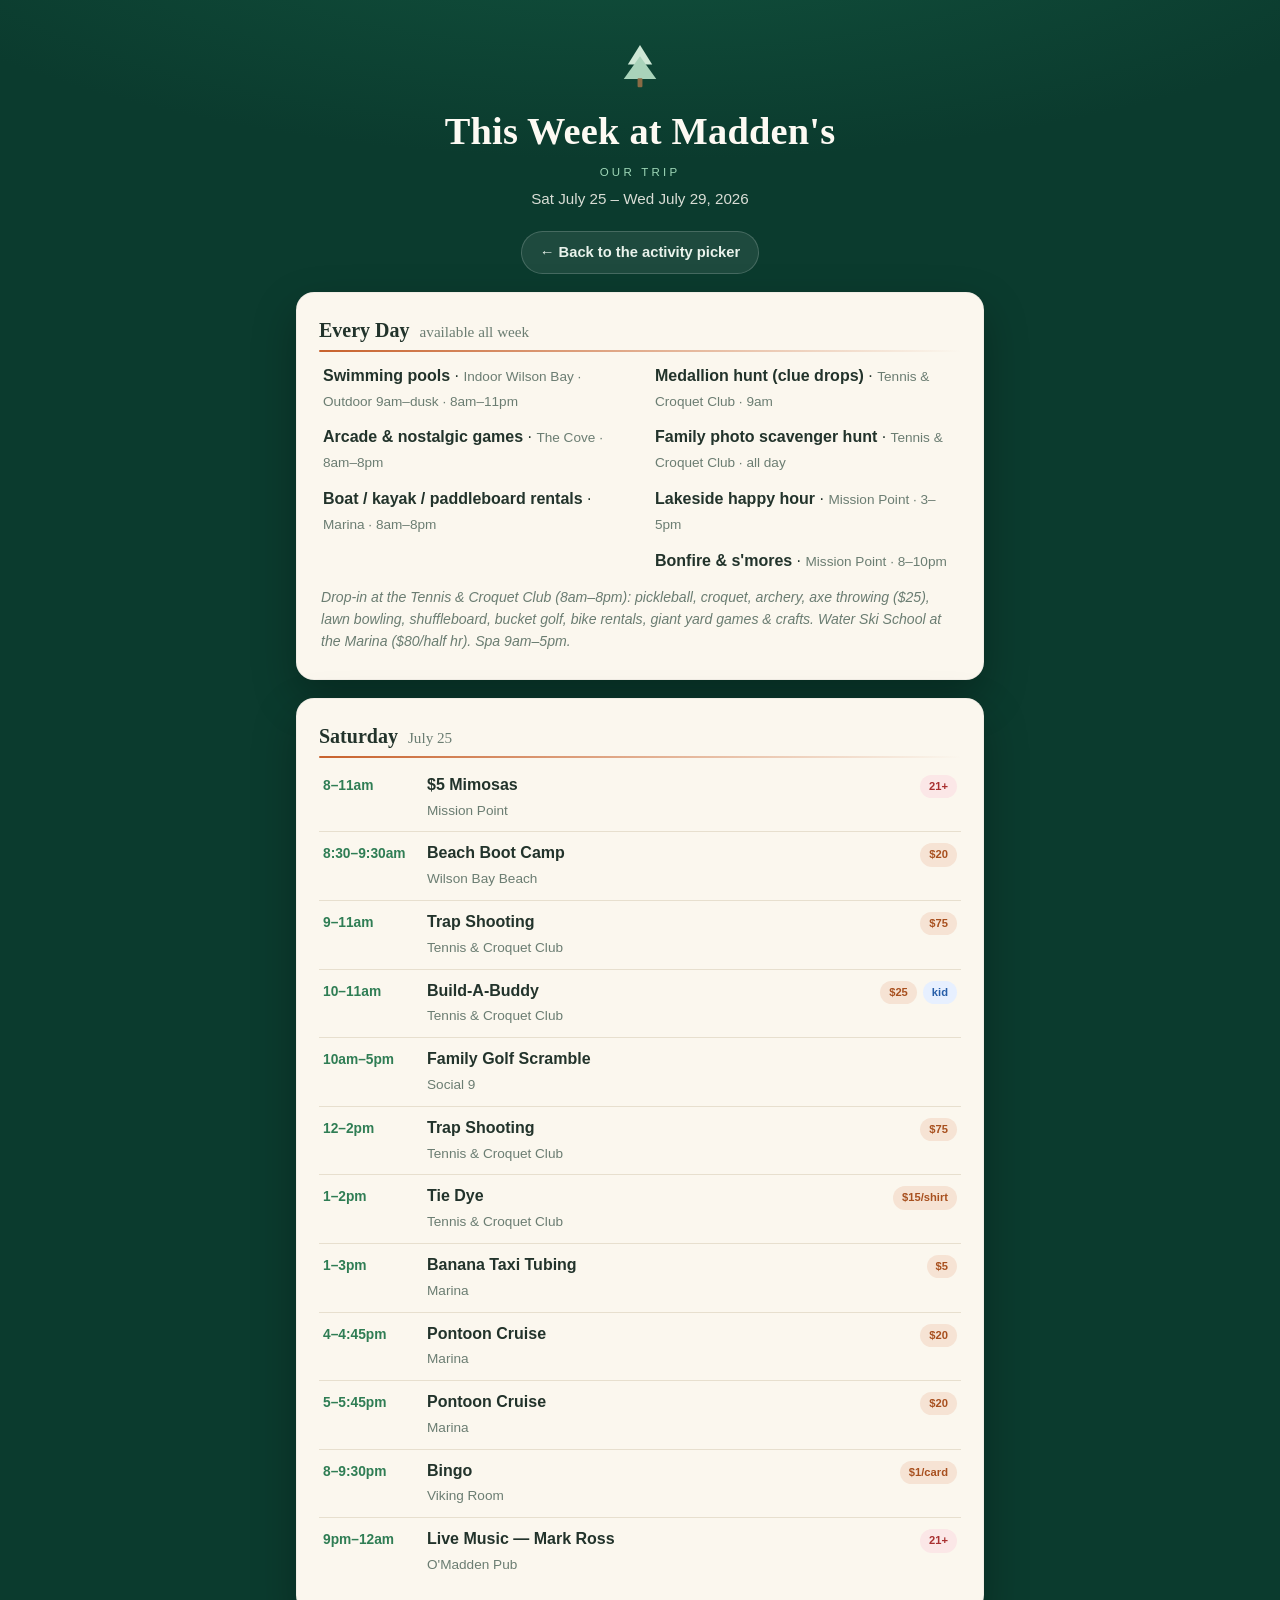
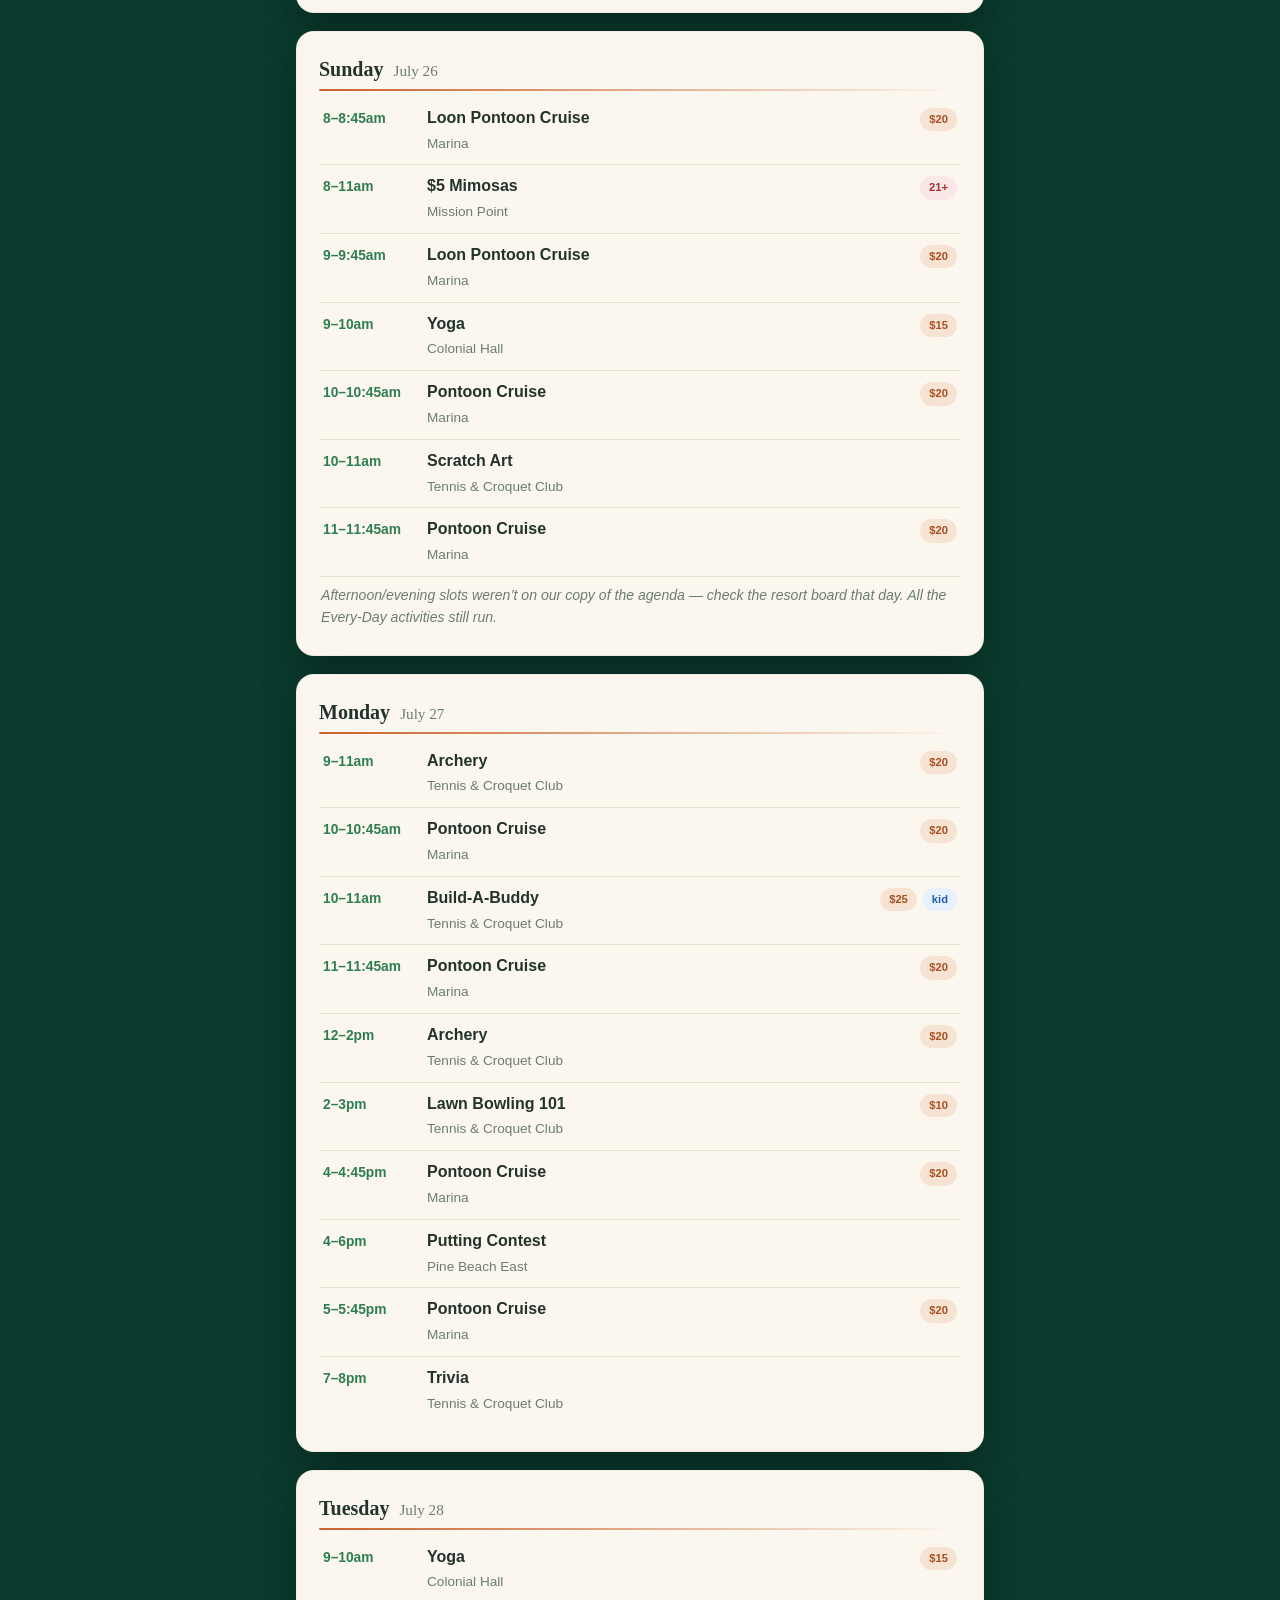
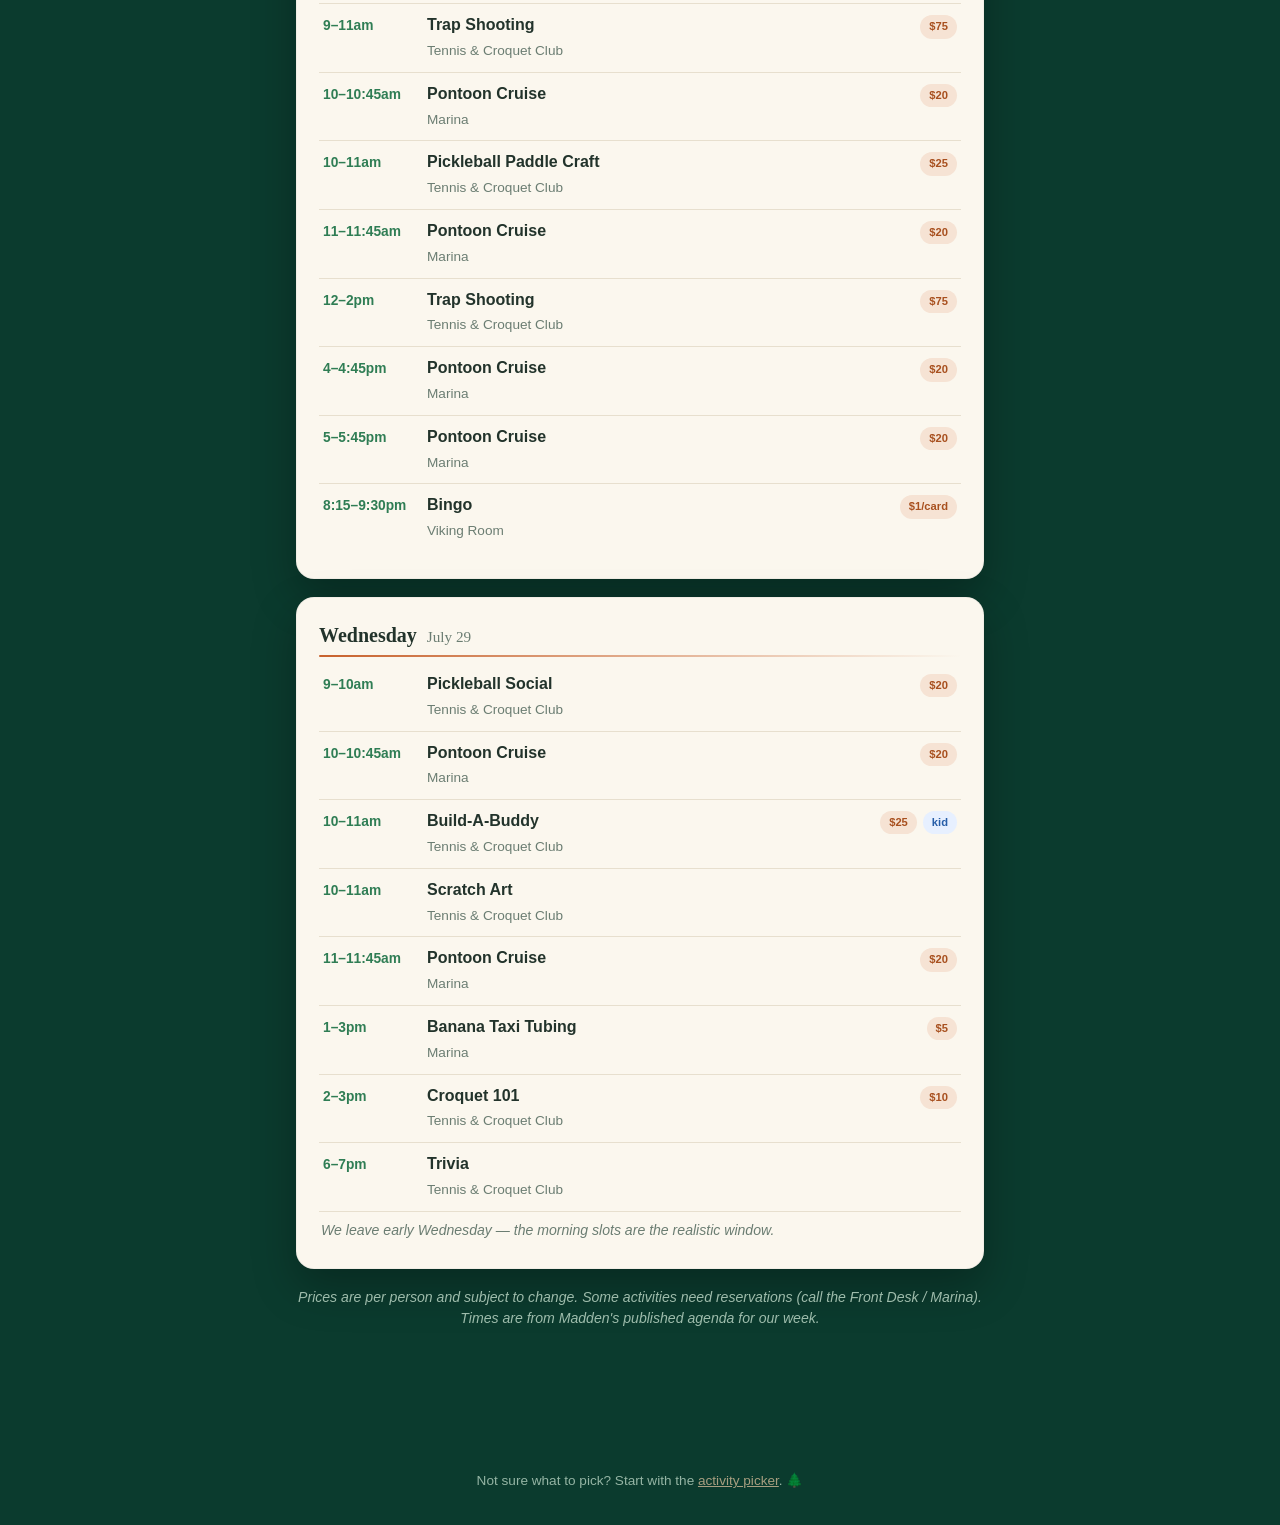
<file: schedule.html>
<!doctype html>
<html lang="en">
<head>
  <meta charset="utf-8" />
  <meta name="viewport" content="width=device-width, initial-scale=1" />
  <title>This Week at Madden's — Our Schedule</title>
  <link rel="stylesheet" href="styles.css" />
</head>
<body>
  <header>
    <svg class="emblem" viewBox="0 0 64 64" width="52" height="52" aria-hidden="true">
      <polygon points="32,6 47,30 17,30" fill="#cfe8d6" />
      <polygon points="32,20 52,48 12,48" fill="#a9d3ba" />
      <rect x="29" y="47" width="6" height="11" rx="1" fill="#8a6a44" />
    </svg>
    <h1>This Week at Madden's</h1>
    <p class="year">Our Trip</p>
    <p id="subtitle">Sat July 25 – Wed July 29, 2026</p>
  </header>
  <main>
    <nav class="pagenav"><a href="index.html">← Back to the activity picker</a></nav>

    <div class="card day-card">
      <h2>Every Day <span class="date">available all week</span></h2>
      <div class="rule"></div>
      <div id="daily" class="daily-list"></div>
      <p class="day-note">Drop-in at the Tennis &amp; Croquet Club (8am–8pm): pickleball, croquet, archery,
        axe throwing ($25), lawn bowling, shuffleboard, bucket golf, bike rentals, giant yard games &amp; crafts.
        Water Ski School at the Marina ($80/half hr). Spa 9am–5pm.</p>
    </div>

    <div id="days"></div>

    <p class="day-note" style="text-align:center; color:#cfe8d6; opacity:.75;">
      Prices are per person and subject to change. Some activities need reservations (call the Front Desk / Marina).
      Times are from Madden's published agenda for our week.
    </p>
  </main>
  <footer>Not sure what to pick? Start with the <a href="index.html">activity picker</a>. 🌲</footer>

  <script>
    const DAILY = [
      { time: '8am–11pm', name: 'Swimming pools', loc: 'Indoor Wilson Bay · Outdoor 9am–dusk' },
      { time: '8am–8pm', name: 'Arcade & nostalgic games', loc: 'The Cove' },
      { time: '8am–8pm', name: 'Boat / kayak / paddleboard rentals', loc: 'Marina' },
      { time: '9am', name: 'Medallion hunt (clue drops)', loc: 'Tennis & Croquet Club' },
      { time: 'all day', name: 'Family photo scavenger hunt', loc: 'Tennis & Croquet Club' },
      { time: '3–5pm', name: 'Lakeside happy hour', loc: 'Mission Point' },
      { time: '8–10pm', name: "Bonfire & s'mores", loc: 'Mission Point' },
    ];

    const DAYS = [
      { day: 'Saturday', date: 'July 25', items: [
        { time: '8–11am', name: '$5 Mimosas', loc: 'Mission Point', tag: '21+' },
        { time: '8:30–9:30am', name: 'Beach Boot Camp', loc: 'Wilson Bay Beach', price: '$20' },
        { time: '9–11am', name: 'Trap Shooting', loc: 'Tennis & Croquet Club', price: '$75' },
        { time: '10–11am', name: 'Build-A-Buddy', loc: 'Tennis & Croquet Club', price: '$25', tag: 'kid' },
        { time: '10am–5pm', name: 'Family Golf Scramble', loc: 'Social 9' },
        { time: '12–2pm', name: 'Trap Shooting', loc: 'Tennis & Croquet Club', price: '$75' },
        { time: '1–2pm', name: 'Tie Dye', loc: 'Tennis & Croquet Club', price: '$15/shirt' },
        { time: '1–3pm', name: 'Banana Taxi Tubing', loc: 'Marina', price: '$5' },
        { time: '4–4:45pm', name: 'Pontoon Cruise', loc: 'Marina', price: '$20' },
        { time: '5–5:45pm', name: 'Pontoon Cruise', loc: 'Marina', price: '$20' },
        { time: '8–9:30pm', name: 'Bingo', loc: 'Viking Room', price: '$1/card' },
        { time: '9pm–12am', name: 'Live Music — Mark Ross', loc: "O'Madden Pub", tag: '21+' },
      ]},
      { day: 'Sunday', date: 'July 26', items: [
        { time: '8–8:45am', name: 'Loon Pontoon Cruise', loc: 'Marina', price: '$20' },
        { time: '8–11am', name: '$5 Mimosas', loc: 'Mission Point', tag: '21+' },
        { time: '9–9:45am', name: 'Loon Pontoon Cruise', loc: 'Marina', price: '$20' },
        { time: '9–10am', name: 'Yoga', loc: 'Colonial Hall', price: '$15' },
        { time: '10–10:45am', name: 'Pontoon Cruise', loc: 'Marina', price: '$20' },
        { time: '10–11am', name: 'Scratch Art', loc: 'Tennis & Croquet Club' },
        { time: '11–11:45am', name: 'Pontoon Cruise', loc: 'Marina', price: '$20' },
      ], note: 'Afternoon/evening slots weren’t on our copy of the agenda — check the resort board that day. All the Every-Day activities still run.' },
      { day: 'Monday', date: 'July 27', items: [
        { time: '9–11am', name: 'Archery', loc: 'Tennis & Croquet Club', price: '$20' },
        { time: '10–10:45am', name: 'Pontoon Cruise', loc: 'Marina', price: '$20' },
        { time: '10–11am', name: 'Build-A-Buddy', loc: 'Tennis & Croquet Club', price: '$25', tag: 'kid' },
        { time: '11–11:45am', name: 'Pontoon Cruise', loc: 'Marina', price: '$20' },
        { time: '12–2pm', name: 'Archery', loc: 'Tennis & Croquet Club', price: '$20' },
        { time: '2–3pm', name: 'Lawn Bowling 101', loc: 'Tennis & Croquet Club', price: '$10' },
        { time: '4–4:45pm', name: 'Pontoon Cruise', loc: 'Marina', price: '$20' },
        { time: '4–6pm', name: 'Putting Contest', loc: 'Pine Beach East' },
        { time: '5–5:45pm', name: 'Pontoon Cruise', loc: 'Marina', price: '$20' },
        { time: '7–8pm', name: 'Trivia', loc: 'Tennis & Croquet Club' },
      ]},
      { day: 'Tuesday', date: 'July 28', items: [
        { time: '9–10am', name: 'Yoga', loc: 'Colonial Hall', price: '$15' },
        { time: '9–11am', name: 'Trap Shooting', loc: 'Tennis & Croquet Club', price: '$75' },
        { time: '10–10:45am', name: 'Pontoon Cruise', loc: 'Marina', price: '$20' },
        { time: '10–11am', name: 'Pickleball Paddle Craft', loc: 'Tennis & Croquet Club', price: '$25' },
        { time: '11–11:45am', name: 'Pontoon Cruise', loc: 'Marina', price: '$20' },
        { time: '12–2pm', name: 'Trap Shooting', loc: 'Tennis & Croquet Club', price: '$75' },
        { time: '4–4:45pm', name: 'Pontoon Cruise', loc: 'Marina', price: '$20' },
        { time: '5–5:45pm', name: 'Pontoon Cruise', loc: 'Marina', price: '$20' },
        { time: '8:15–9:30pm', name: 'Bingo', loc: 'Viking Room', price: '$1/card' },
      ]},
      { day: 'Wednesday', date: 'July 29', items: [
        { time: '9–10am', name: 'Pickleball Social', loc: 'Tennis & Croquet Club', price: '$20' },
        { time: '10–10:45am', name: 'Pontoon Cruise', loc: 'Marina', price: '$20' },
        { time: '10–11am', name: 'Build-A-Buddy', loc: 'Tennis & Croquet Club', price: '$25', tag: 'kid' },
        { time: '10–11am', name: 'Scratch Art', loc: 'Tennis & Croquet Club' },
        { time: '11–11:45am', name: 'Pontoon Cruise', loc: 'Marina', price: '$20' },
        { time: '1–3pm', name: 'Banana Taxi Tubing', loc: 'Marina', price: '$5' },
        { time: '2–3pm', name: 'Croquet 101', loc: 'Tennis & Croquet Club', price: '$10' },
        { time: '6–7pm', name: 'Trivia', loc: 'Tennis & Croquet Club' },
      ], note: 'We leave early Wednesday — the morning slots are the realistic window.' },
    ];

    const badge = (t, cls) => `<span class="badge ${cls}">${t}</span>`;
    const tags = (it) => `<span class="tags">${[
      it.price ? badge(it.price, 'price') : '',
      it.tag === 'kid' ? badge('kid', 'kid') : '',
      it.tag === '21+' ? badge('21+', 'adult') : '',
    ].join('')}</span>`;

    const slot = (it) => `<div class="slot">
      <span class="time">${it.time}</span>
      <span class="what"><span class="name">${it.name}</span><br><span class="loc">${it.loc}</span></span>
      ${tags(it)}
    </div>`;

    document.getElementById('daily').innerHTML = DAILY.map(d =>
      `<div class="slot"><span class="what"><span class="name">${d.name}</span> · <span class="loc">${d.loc} · ${d.time}</span></span></div>`
    ).join('');

    document.getElementById('days').innerHTML = DAYS.map(d => `
      <div class="card day-card">
        <h2>${d.day} <span class="date">${d.date}</span></h2>
        <div class="rule"></div>
        ${d.items.map(slot).join('')}
        ${d.note ? `<p class="day-note">${d.note}</p>` : ''}
      </div>
    `).join('');
  </script>
</body>
</html>
</file>
<file: styles.css>
:root {
  --green-950: #072a20;
  --green-900: #0b3b2e;
  --green-800: #0d4635;
  --green-600: #2f7d54;
  --green-500: #3f9a68;
  --paper: #fbf7ee;
  --paper-2: #f3ecdc;
  --ink: #22332b;
  --muted: #6b7d72;
  --accent: #c8622d;
  --accent-soft: #f6e3d4;
  --line: #e7dfce;
}
* { box-sizing: border-box; }
html { scroll-behavior: smooth; }
body {
  margin: 0;
  font: 16px/1.55 -apple-system, BlinkMacSystemFont, "Segoe UI", Roboto, sans-serif;
  color: var(--ink);
  background:
    radial-gradient(1200px 400px at 50% -120px, #12543f 0%, transparent 70%),
    var(--green-900);
  min-height: 100vh;
}

/* ---------- header ---------- */
header {
  text-align: center;
  color: #fdfaf3;
  padding: 40px 16px 26px;
  position: relative;
}
.emblem { display: block; margin: 0 auto 10px; }
header h1 {
  margin: 0;
  font-family: Georgia, "Iowan Old Style", "Times New Roman", serif;
  font-weight: 600;
  font-size: clamp(1.7rem, 5vw, 2.4rem);
  letter-spacing: .2px;
}
header .year {
  margin: 2px 0 6px;
  text-transform: uppercase;
  letter-spacing: .28em;
  font-size: .72rem;
  color: #9fd8b8;
}
header #subtitle { margin: 0; opacity: .85; font-size: .95rem; }
.treeline { display: block; width: 100%; height: 44px; margin-top: 18px; }

/* ---------- layout ---------- */
main { max-width: 720px; margin: 0 auto; padding: 0 16px 120px; }
.card {
  background: var(--paper);
  border: 1px solid rgba(0,0,0,.04);
  border-radius: 18px;
  padding: 22px 22px 26px;
  box-shadow: 0 18px 44px rgba(0,0,0,.28);
}

/* ---------- name field ---------- */
.field { margin-bottom: 6px; }
.field label { display: block; font-weight: 700; margin-bottom: 8px; font-size: 1.05rem; }
select {
  width: 100%; padding: 12px 14px; font-size: 1rem;
  border: 1.5px solid var(--line); border-radius: 11px;
  background: #fff; color: var(--ink); appearance: none;
  background-image: url("data:image/svg+xml,%3Csvg xmlns='http://www.w3.org/2000/svg' width='20' height='20' viewBox='0 0 24 24' fill='none' stroke='%236b7d72' stroke-width='2'%3E%3Cpath d='M6 9l6 6 6-6'/%3E%3C/svg%3E");
  background-repeat: no-repeat; background-position: right 12px center;
}
select:focus { outline: none; border-color: var(--green-600); box-shadow: 0 0 0 3px rgba(47,125,84,.18); }

/* ---------- categories ---------- */
.category { margin-top: 26px; }
.category h2 {
  display: flex; align-items: center; gap: 10px;
  font-size: 1.15rem; margin: 0 0 6px;
  font-family: Georgia, "Iowan Old Style", serif; font-weight: 600;
}
.category h2::before {
  content: ""; width: 30px; height: 30px; flex: 0 0 auto;
  background-size: contain; background-repeat: no-repeat; background-position: center;
}
.category[data-cat-id="water"]    h2::before { content: "🌊"; }
.category[data-cat-id="land"]     h2::before { content: "🏕️"; }
.category[data-cat-id="kids"]     h2::before { content: "🧸"; }
.category[data-cat-id="evening"]  h2::before { content: "🌙"; }
.category[data-cat-id="wellness"] h2::before { content: "🧘"; }
.category[data-cat-id="offsite"]  h2::before { content: "🚵"; }
.category h2::before { width: auto; height: auto; font-size: 1.25rem; line-height: 1; }
.category > .rule { height: 2px; background: linear-gradient(90deg, var(--accent), transparent); border-radius: 2px; margin-bottom: 8px; }

/* ---------- activity rows ---------- */
.activity {
  display: flex; align-items: center; gap: 12px;
  padding: 11px 12px; border-radius: 12px;
  border: 1.5px solid transparent; cursor: pointer;
  transition: background .12s ease, border-color .12s ease;
}
.activity:hover { background: var(--paper-2); }
.activity:has(input:checked) { background: #eef6f0; border-color: #bfe0cc; }

.activity input {
  appearance: none; -webkit-appearance: none;
  width: 22px; height: 22px; flex: 0 0 auto; margin: 0;
  border: 2px solid #c3bca9; border-radius: 7px; background: #fff;
  display: grid; place-content: center; cursor: pointer; transition: all .12s ease;
}
.activity input::before {
  content: ""; width: 12px; height: 12px; transform: scale(0);
  transition: transform .12s ease;
  background: #fff;
  clip-path: polygon(14% 46%, 0 60%, 40% 100%, 100% 22%, 86% 8%, 40% 72%);
}
.activity input:checked { background: var(--green-600); border-color: var(--green-600); }
.activity input:checked::before { transform: scale(1); }
.activity input:focus-visible { outline: none; box-shadow: 0 0 0 3px rgba(47,125,84,.22); }

.activity .label { flex: 1; font-weight: 500; }
.badge {
  font-size: .7rem; font-weight: 700; padding: 3px 9px; border-radius: 999px;
  background: var(--paper-2); color: var(--muted); white-space: nowrap;
}
.badge.kid { background: #e7f0ff; color: #275ea8; }
.badge.adult { background: #fbe7e7; color: #a83030; }
.badge.price { background: var(--accent-soft); color: #a8501f; }

/* ---------- sticky action bar ---------- */
.actions {
  position: sticky; bottom: 0; z-index: 5;
  margin: 26px -22px -26px; padding: 16px 22px;
  display: flex; align-items: center; gap: 14px;
  background: linear-gradient(180deg, rgba(251,247,238,0) 0%, var(--paper) 34%);
  border-bottom-left-radius: 18px; border-bottom-right-radius: 18px;
}
#count { font-weight: 700; color: var(--muted); font-variant-numeric: tabular-nums; }
button {
  background: var(--accent); color: #fff; border: 0; border-radius: 999px;
  padding: 13px 30px; font-size: 1rem; font-weight: 700; cursor: pointer;
  box-shadow: 0 6px 16px rgba(200,98,45,.32); transition: transform .08s ease, filter .12s ease;
}
button:hover:not(:disabled) { filter: brightness(1.05); }
button:active:not(:disabled) { transform: translateY(1px); }
button:disabled { opacity: .45; cursor: default; box-shadow: none; }
#status { font-weight: 700; }
#status.ok { color: var(--green-600); }
#status.err { color: #a83030; }

footer { text-align: center; color: #cfe8d6; opacity: .7; font-size: .85rem; padding: 20px 16px 34px; }
footer a, .pagenav a { color: #e9c9a3; }

/* ---------- page nav ---------- */
.pagenav { text-align: center; margin: -6px 0 18px; }
.pagenav a {
  display: inline-block; text-decoration: none; font-weight: 700; font-size: .92rem;
  padding: 9px 18px; border-radius: 999px;
  background: rgba(255,255,255,.08); color: #eaf3ec; border: 1px solid rgba(255,255,255,.18);
}
.pagenav a:hover { background: rgba(255,255,255,.16); }

/* ---------- schedule ---------- */
.day-card { margin-bottom: 18px; }
.day-card h2 {
  display: flex; align-items: baseline; gap: 10px; margin: 0 0 4px;
  font-family: Georgia, "Iowan Old Style", serif; font-weight: 600; font-size: 1.25rem;
}
.day-card h2 .date { font-family: inherit; font-size: .95rem; color: var(--muted); font-weight: 400; }
.day-card .rule { height: 2px; background: linear-gradient(90deg, var(--accent), transparent); border-radius: 2px; margin-bottom: 6px; }
.day-note { color: var(--muted); font-size: .88rem; font-style: italic; margin: 8px 2px 0; }
.slot {
  display: flex; align-items: baseline; gap: 12px; padding: 9px 4px;
  border-bottom: 1px solid var(--line);
}
.slot:last-child { border-bottom: 0; }
.slot .time {
  flex: 0 0 92px; color: var(--green-600); font-weight: 700;
  font-variant-numeric: tabular-nums; font-size: .86rem; line-height: 1.35;
}
.slot .what { flex: 1; }
.slot .what .name { font-weight: 600; }
.slot .what .loc { color: var(--muted); font-size: .85rem; }
.slot .tags { display: flex; gap: 6px; flex-wrap: wrap; align-items: center; }
.daily-list { columns: 2; column-gap: 22px; }
.daily-list .slot { break-inside: avoid; border-bottom: 0; padding: 6px 4px; display: block; }
@media (max-width: 560px) {
  .daily-list { columns: 1; }
  .slot .time { flex-basis: 74px; }
}
</file>
